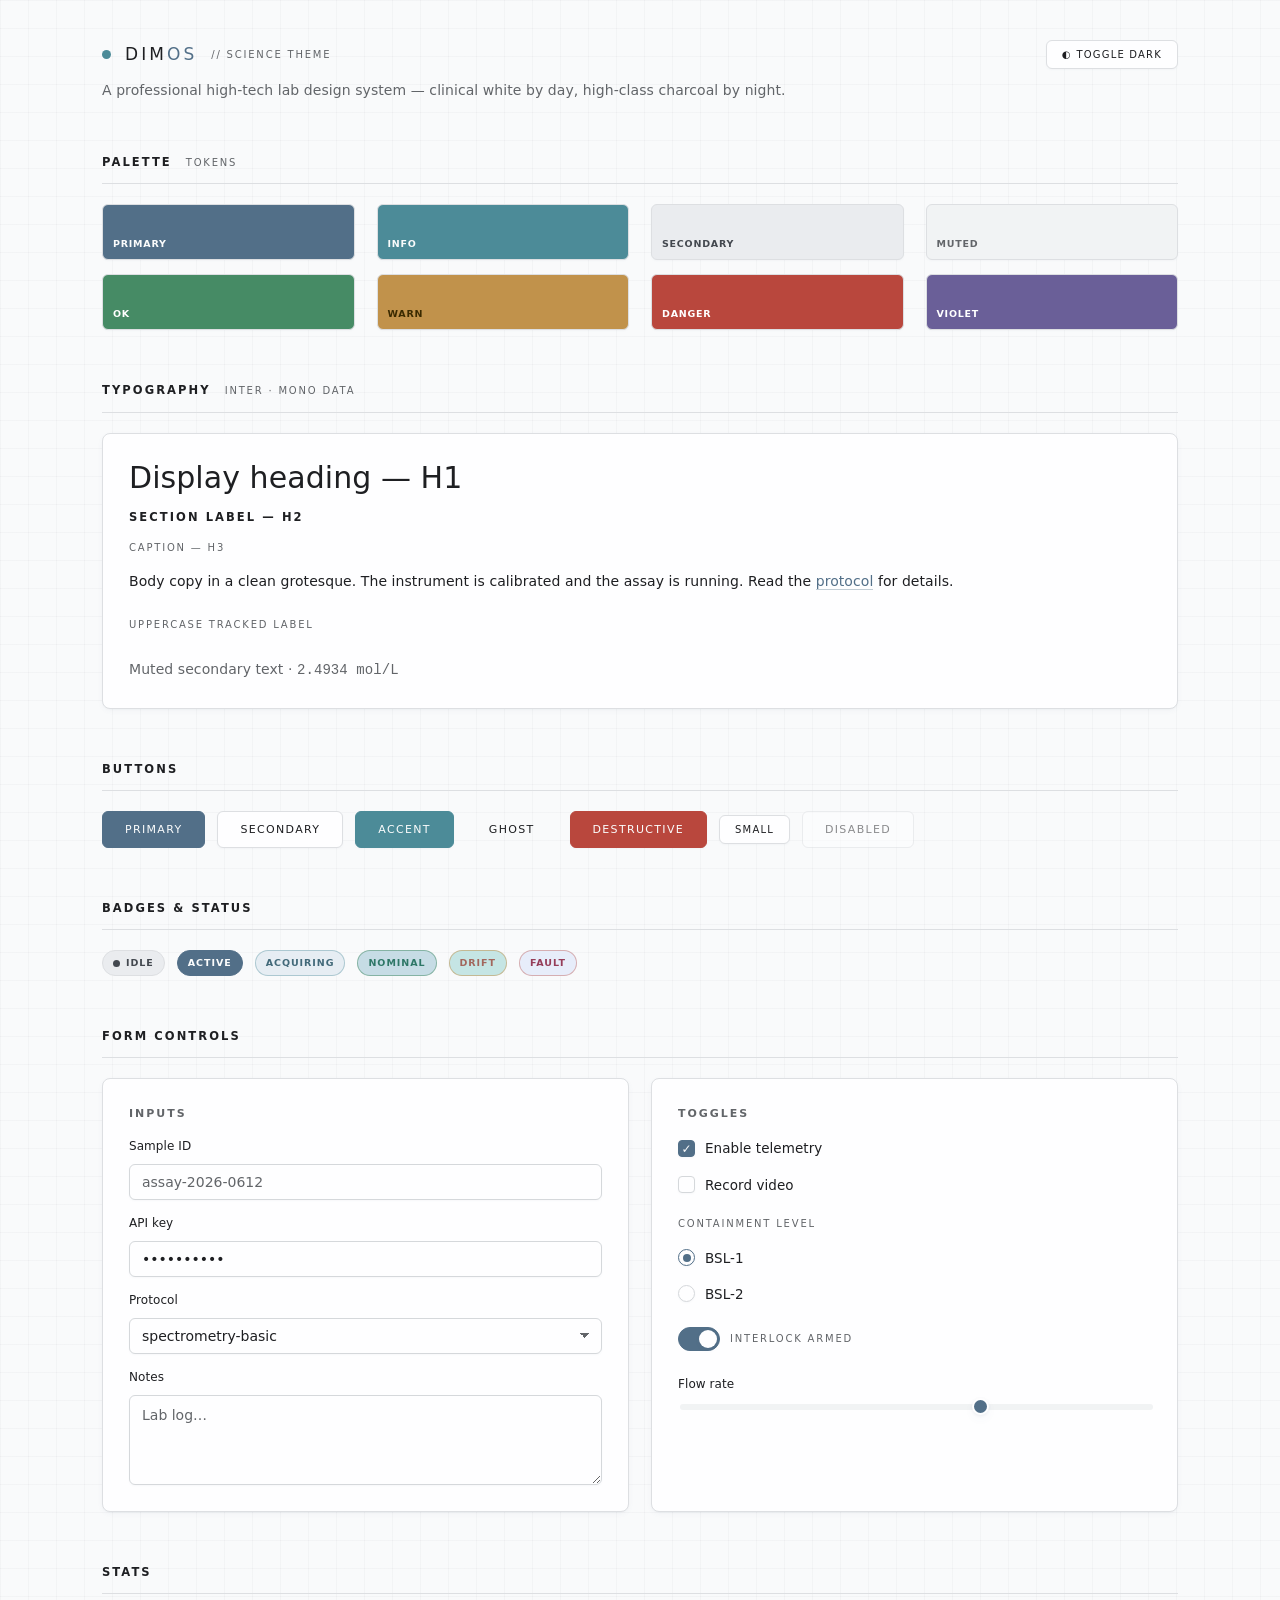
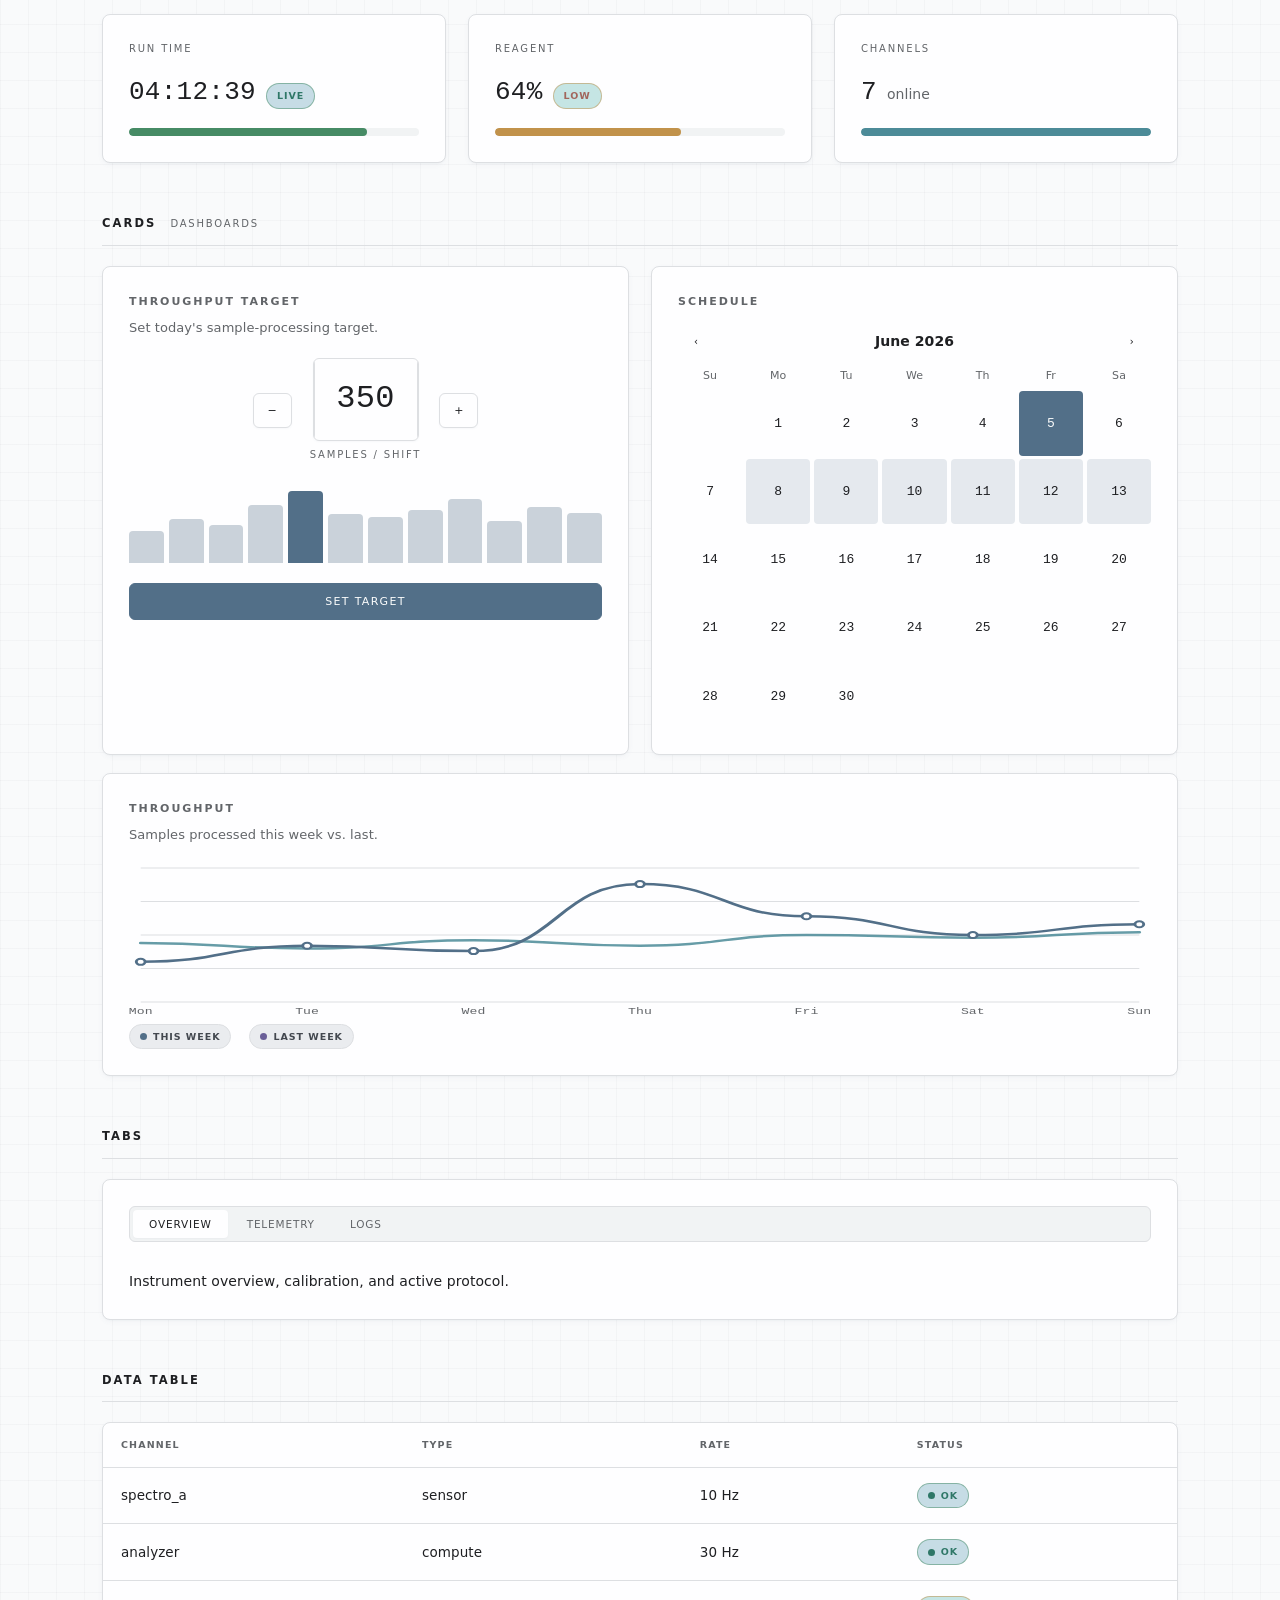
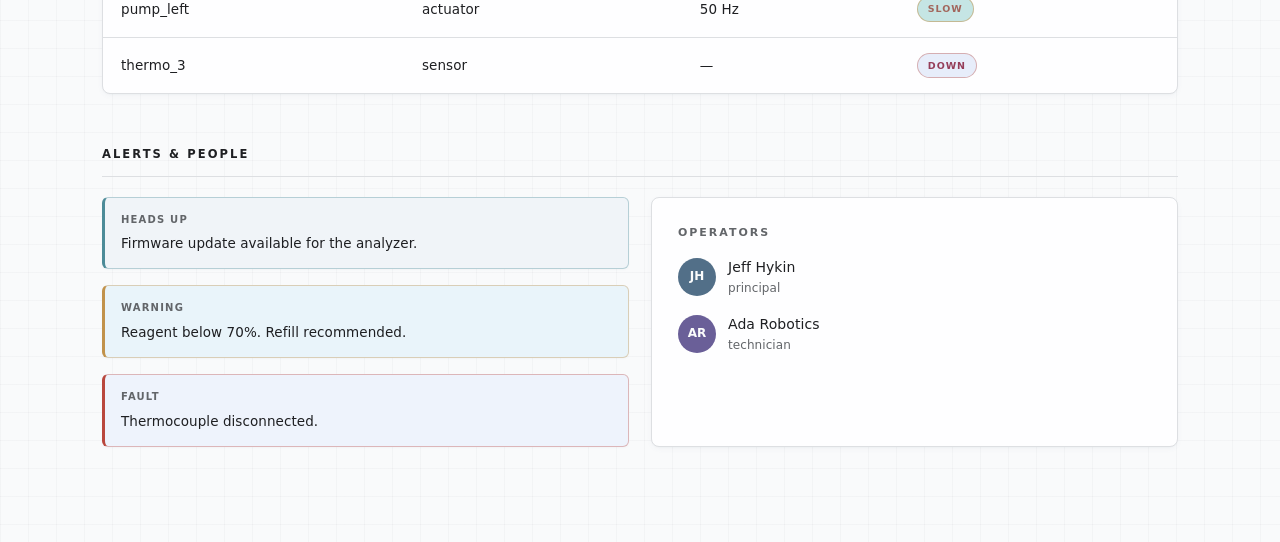
<file: doc/index.html>
<!doctype html>
<!--
  DimOS theme preview — "Science" variant.
  A professional high-tech lab design system: mostly white in light mode,
  high-class charcoal in dark mode. Toggle with the button top-right (or load
  with #dark). Everything is styled purely by ./theme.css.
-->
<html lang="en">
<head>
<meta charset="utf-8" />
<meta name="viewport" content="width=device-width, initial-scale=1" />
<title>DimOS · Science Theme</title>
<link rel="stylesheet" href="./theme.css" />
<style>
  /* page-local layout only — no component styling lives here */
  .wrap { max-width: 1140px; margin: 0 auto; padding: 40px 32px 96px; }
  .topbar { display: flex; align-items: center; gap: 14px; margin-bottom: 10px; }
  .topbar .spacer { flex: 1; }
  .grid { display: grid; gap: 22px; }
  .grid.two { grid-template-columns: 1fr 1fr; }
  .grid.three { grid-template-columns: repeat(3, 1fr); }
  .row { display: flex; flex-wrap: wrap; gap: 12px; align-items: center; }
  .stack { display: flex; flex-direction: column; gap: 16px; }
  section { margin-top: 52px; }
  .section-head { display: flex; align-items: baseline; gap: 14px; margin-bottom: 20px; border-bottom: 1px solid var(--border); padding-bottom: 12px; }
  .swatch { height: 56px; border-radius: var(--radius); border: 1px solid var(--border); display: flex; align-items: flex-end; padding: 8px 10px; font-size: 9.5px; font-weight: 600; letter-spacing: 0.08em; text-transform: uppercase; box-shadow: var(--shadow-2xs); }
  .stat { font-family: var(--mono); font-size: 26px; font-weight: 300; color: var(--fg); font-variant-numeric: tabular-nums; letter-spacing: 0.01em; }
  .stat-row { display: flex; align-items: baseline; gap: 10px; }
  .brand { font-size: 17px; font-weight: 500; letter-spacing: 0.18em; text-transform: uppercase; color: var(--fg); }
  .brand .mark { color: var(--primary); }
  @media (max-width: 820px) { .grid.two, .grid.three { grid-template-columns: 1fr; } }
</style>
</head>
<body class="science">
<div class="wrap">

  <div class="topbar">
    <span class="dim-live-dot"></span>
    <span class="brand">Dim<span class="mark">OS</span></span>
    <span class="dim-h3">// science theme</span>
    <span class="spacer"></span>
    <button class="dim-btn sm" id="themeToggle">◐ Toggle dark</button>
  </div>
  <p class="dim-muted" style="margin:0">A professional high-tech lab design system — clinical white by day, high-class charcoal by night.</p>

  <!-- ── Colors ─────────────────────────────────────────── -->
  <section>
    <div class="section-head"><h2 class="dim-h2">Palette</h2><span class="dim-h3">tokens</span></div>
    <div class="grid" style="grid-template-columns:repeat(4,1fr)">
      <div class="swatch" style="background:var(--primary);color:var(--primary-fg)">primary</div>
      <div class="swatch" style="background:var(--info);color:var(--primary-fg)">info</div>
      <div class="swatch" style="background:var(--secondary);color:var(--secondary-fg)">secondary</div>
      <div class="swatch" style="background:var(--muted);color:var(--muted-fg)">muted</div>
    </div>
    <div class="grid" style="grid-template-columns:repeat(4,1fr);margin-top:14px">
      <div class="swatch" style="background:var(--ok);color:white">ok</div>
      <div class="swatch" style="background:var(--warn);color:#3a2a00">warn</div>
      <div class="swatch" style="background:var(--danger);color:white">danger</div>
      <div class="swatch" style="background:var(--violet);color:white">violet</div>
    </div>
  </section>

  <!-- ── Typography ─────────────────────────────────────── -->
  <section>
    <div class="section-head"><h2 class="dim-h2">Typography</h2><span class="dim-h3">Inter · mono data</span></div>
    <div class="dim-card">
      <h1 class="dim-h1">Display heading — H1</h1>
      <h2 class="dim-h2">Section label — H2</h2>
      <h3 class="dim-h3">Caption — H3</h3>
      <p style="margin:0">Body copy in a clean grotesque. The instrument is calibrated and the assay is running.
        Read the <a href="#" class="dim-link">protocol</a> for details.</p>
      <p class="dim-label">Uppercase tracked label</p>
      <p class="dim-muted" style="margin:0">Muted secondary text · <span class="dim-mono">2.4934 mol/L</span></p>
    </div>
  </section>

  <!-- ── Buttons ────────────────────────────────────────── -->
  <section>
    <div class="section-head"><h2 class="dim-h2">Buttons</h2></div>
    <div class="row">
      <button class="dim-btn primary">Primary</button>
      <button class="dim-btn">Secondary</button>
      <button class="dim-btn accent">Accent</button>
      <button class="dim-btn ghost">Ghost</button>
      <button class="dim-btn danger">Destructive</button>
      <button class="dim-btn sm">Small</button>
      <button class="dim-btn" disabled>Disabled</button>
    </div>
  </section>

  <!-- ── Badges + status ────────────────────────────────── -->
  <section>
    <div class="section-head"><h2 class="dim-h2">Badges &amp; Status</h2></div>
    <div class="row">
      <span class="dim-badge"><span class="dot"></span>Idle</span>
      <span class="dim-badge solid">Active</span>
      <span class="dim-badge info">Acquiring</span>
      <span class="dim-badge ok">Nominal</span>
      <span class="dim-badge warn">Drift</span>
      <span class="dim-badge danger">Fault</span>
    </div>
  </section>

  <!-- ── Form fields ────────────────────────────────────── -->
  <section>
    <div class="section-head"><h2 class="dim-h2">Form Controls</h2></div>
    <div class="grid two">
      <div class="dim-card">
        <div class="dim-card-title">Inputs</div>
        <div class="dim-field"><label>Sample ID</label><input class="dim-input" placeholder="assay-2026-0612" /></div>
        <div class="dim-field"><label>API key</label><input class="dim-input" type="password" value="••••••••••" /></div>
        <div class="dim-field"><label>Protocol</label>
          <select class="dim-select"><option>spectrometry-basic</option><option>titration-auto</option><option>sim-playground</option></select>
        </div>
        <div class="dim-field"><label>Notes</label><textarea class="dim-textarea" placeholder="Lab log…"></textarea></div>
      </div>
      <div class="dim-card">
        <div class="dim-card-title">Toggles</div>
        <label class="dim-check"><input type="checkbox" checked /><span class="box"></span>Enable telemetry</label>
        <label class="dim-check"><input type="checkbox" /><span class="box"></span>Record video</label>
        <div class="dim-label" style="margin-top:6px">Containment level</div>
        <label class="dim-check"><input type="radio" name="sec" checked /><span class="ring"></span>BSL-1</label>
        <label class="dim-check"><input type="radio" name="sec" /><span class="ring"></span>BSL-2</label>
        <label class="dim-switch" style="margin-top:8px"><input type="checkbox" checked /><span class="track"></span><span class="dim-label">Interlock armed</span></label>
        <div class="dim-field" style="margin-top:10px"><label>Flow rate</label><input class="dim-range" type="range" min="0" max="100" value="64" /></div>
      </div>
    </div>
  </section>

  <!-- ── Stat cards + progress ──────────────────────────── -->
  <section>
    <div class="section-head"><h2 class="dim-h2">Stats</h2></div>
    <div class="grid three">
      <div class="dim-card">
        <div class="dim-label">Run time</div>
        <div class="stat-row"><span class="stat">04:12:39</span><span class="dim-badge ok">live</span></div>
        <div class="dim-progress ok"><span style="width:82%"></span></div>
      </div>
      <div class="dim-card">
        <div class="dim-label">Reagent</div>
        <div class="stat-row"><span class="stat">64%</span><span class="dim-badge warn">low</span></div>
        <div class="dim-progress warn"><span style="width:64%"></span></div>
      </div>
      <div class="dim-card">
        <div class="dim-label">Channels</div>
        <div class="stat-row"><span class="stat">7</span><span class="dim-muted">online</span></div>
        <div class="dim-progress info"><span style="width:100%"></span></div>
      </div>
    </div>
  </section>

  <!-- ── Cards: goal stepper + calendar + charts ────────── -->
  <section>
    <div class="section-head"><h2 class="dim-h2">Cards</h2><span class="dim-h3">dashboards</span></div>
    <div class="grid two">
      <div class="dim-card">
        <div class="dim-card-title">Throughput Target</div>
        <div class="dim-card-desc">Set today's sample-processing target.</div>
        <div class="row" style="justify-content:center;gap:18px;margin:6px 0">
          <button class="dim-btn icon" id="goalDown">−</button>
          <div style="text-align:center">
            <div class="dim-stepper"><span class="val" id="goalVal">350</span></div>
            <div class="dim-h3" style="margin-top:6px">samples / shift</div>
          </div>
          <button class="dim-btn icon" id="goalUp">+</button>
        </div>
        <div class="dim-bars" id="goalBars"></div>
        <button class="dim-btn primary" style="margin-top:6px">Set Target</button>
      </div>

      <div class="dim-card">
        <div class="dim-card-title">Schedule</div>
        <div class="dim-cal">
          <div class="dim-cal-head"><span class="dim-btn ghost sm">‹</span><span class="mo">June 2026</span><span class="dim-btn ghost sm">›</span></div>
          <div class="dim-cal-grid" id="cal">
            <span class="dow">Su</span><span class="dow">Mo</span><span class="dow">Tu</span><span class="dow">We</span><span class="dow">Th</span><span class="dow">Fr</span><span class="dow">Sa</span>
          </div>
        </div>
      </div>
    </div>

    <div class="dim-card" style="margin-top:18px">
      <div class="dim-card-title">Throughput</div>
      <div class="dim-card-desc">Samples processed this week vs. last.</div>
      <svg class="dim-chart" id="chart" viewBox="0 0 700 150" preserveAspectRatio="none" aria-hidden="true"></svg>
      <div class="row" style="gap:18px;font-size:11px">
        <span class="dim-badge"><span class="dot" style="background:var(--primary)"></span>This week</span>
        <span class="dim-badge"><span class="dot" style="background:var(--violet)"></span>Last week</span>
      </div>
    </div>
  </section>

  <!-- ── Tabs ───────────────────────────────────────────── -->
  <section>
    <div class="section-head"><h2 class="dim-h2">Tabs</h2></div>
    <div class="dim-card">
      <div class="dim-tabs" id="tabs">
        <button class="dim-tab" aria-selected="true" data-tab="t1">Overview</button>
        <button class="dim-tab" aria-selected="false" data-tab="t2">Telemetry</button>
        <button class="dim-tab" aria-selected="false" data-tab="t3">Logs</button>
      </div>
      <div data-panel="t1" style="margin-top:14px">Instrument overview, calibration, and active protocol.</div>
      <div data-panel="t2" hidden style="margin-top:14px">Live sensor telemetry stream.</div>
      <div data-panel="t3" hidden style="margin-top:14px">Session log output, newest last.</div>
    </div>
  </section>

  <!-- ── Table ──────────────────────────────────────────── -->
  <section>
    <div class="section-head"><h2 class="dim-h2">Data Table</h2></div>
    <div class="dim-card" style="padding:0;overflow:hidden">
      <table class="dim-table">
        <thead><tr><th>Channel</th><th>Type</th><th>Rate</th><th>Status</th></tr></thead>
        <tbody>
          <tr><td>spectro_a</td><td>sensor</td><td>10 Hz</td><td><span class="dim-badge ok"><span class="dot"></span>ok</span></td></tr>
          <tr><td>analyzer</td><td>compute</td><td>30 Hz</td><td><span class="dim-badge ok"><span class="dot"></span>ok</span></td></tr>
          <tr><td>pump_left</td><td>actuator</td><td>50 Hz</td><td><span class="dim-badge warn">slow</span></td></tr>
          <tr><td>thermo_3</td><td>sensor</td><td>—</td><td><span class="dim-badge danger">down</span></td></tr>
        </tbody>
      </table>
    </div>
  </section>

  <!-- ── Alerts + avatars ───────────────────────────────── -->
  <section>
    <div class="section-head"><h2 class="dim-h2">Alerts &amp; People</h2></div>
    <div class="grid two">
      <div class="stack">
        <div class="dim-alert info"><div><div class="dim-alert-title">Heads up</div>Firmware update available for the analyzer.</div></div>
        <div class="dim-alert warn"><div><div class="dim-alert-title">Warning</div>Reagent below 70%. Refill recommended.</div></div>
        <div class="dim-alert danger"><div><div class="dim-alert-title">Fault</div>Thermocouple disconnected.</div></div>
      </div>
      <div class="dim-card">
        <div class="dim-card-title">Operators</div>
        <div class="row" style="gap:12px"><span class="dim-avatar">JH</span><div><div>Jeff Hykin</div><div class="dim-muted" style="font-size:12px">principal</div></div></div>
        <div class="row" style="gap:12px"><span class="dim-avatar violet">AR</span><div><div>Ada Robotics</div><div class="dim-muted" style="font-size:12px">technician</div></div></div>
      </div>
    </div>
  </section>

</div>

<script>
  // ── light/dark toggle (also honors #dark on load) ──
  const body = document.body
  if (location.hash === "#dark") { body.classList.add("dark") }
  document.getElementById("themeToggle").onclick = () => body.classList.toggle("dark")

  // ── goal stepper + bar chart ──
  const bars = [40, 55, 48, 72, 90, 61, 58, 66, 80, 52, 70, 63]
  const goalBars = document.getElementById("goalBars")
  goalBars.innerHTML = bars.map((h, i) =>
    `<span class="bar ${i === 4 ? "hot" : ""}" style="height:${h}%"></span>`).join("")
  let goal = 350
  const goalVal = document.getElementById("goalVal")
  const step = (d) => { goal = Math.max(0, goal + d); goalVal.textContent = goal }
  document.getElementById("goalUp").onclick = () => step(10)
  document.getElementById("goalDown").onclick = () => step(-10)

  // ── calendar (June 2026 starts on a Monday) ──
  const cal = document.getElementById("cal")
  const firstDow = 1, days = 30, sel = 5, range = [8, 13]
  for (let i = 0; i < firstDow; i++) { cal.insertAdjacentHTML("beforeend", `<span class="day muted"></span>`) }
  for (let d = 1; d <= days; d++) {
    const cls = d === sel ? "sel" : (d >= range[0] && d <= range[1] ? "range" : "")
    cal.insertAdjacentHTML("beforeend", `<button class="day ${cls}">${d}</button>`)
  }
  cal.addEventListener("click", (e) => {
    const day = e.target.closest(".day:not(.muted)")
    if (!day) { return }
    for (const d of cal.querySelectorAll(".day")) { d.classList.remove("sel") }
    day.classList.add("sel")
  })

  // ── line chart (two smooth series over a faint grid) ──
  const W = 700, H = 150, pad = 8
  const mk = (n) => document.createElementNS("http://www.w3.org/2000/svg", n)
  const path = (pts) => {
    const xs = (i) => pad + (i * (W - 2 * pad)) / (pts.length - 1)
    const ys = (v) => H - pad - (v / 100) * (H - 2 * pad)
    let d = `M ${xs(0)} ${ys(pts[0])}`
    for (let i = 1; i < pts.length; i++) {
      const x0 = xs(i - 1), x1 = xs(i), cx = (x0 + x1) / 2
      d += ` C ${cx} ${ys(pts[i - 1])} ${cx} ${ys(pts[i])} ${x1} ${ys(pts[i])}`
    }
    return d
  }
  const svg = document.getElementById("chart")
  const grid = mk("g"); grid.setAttribute("class", "grid")
  for (let i = 0; i <= 4; i++) {
    const y = pad + (i * (H - 2 * pad)) / 4
    const l = mk("line"); l.setAttribute("x1", pad); l.setAttribute("x2", W - pad); l.setAttribute("y1", y); l.setAttribute("y2", y)
    grid.appendChild(l)
  }
  svg.appendChild(grid)
  const seriesA = [30, 42, 38, 88, 64, 50, 58]
  const seriesB = [44, 40, 46, 42, 50, 48, 52]
  for (const [pts, cls] of [[seriesB, "b"], [seriesA, "a"]]) {
    const p = mk("path"); p.setAttribute("class", `series ${cls}`); p.setAttribute("d", path(pts)); svg.appendChild(p)
  }
  seriesA.forEach((v, i) => {
    const c = mk("circle"); c.setAttribute("class", "node")
    c.setAttribute("cx", pad + (i * (W - 2 * pad)) / (seriesA.length - 1))
    c.setAttribute("cy", H - pad - (v / 100) * (H - 2 * pad)); c.setAttribute("r", 3); svg.appendChild(c)
  })
  ;["Mon", "Tue", "Wed", "Thu", "Fri", "Sat", "Sun"].forEach((lbl, i) => {
    const t = mk("text"); t.setAttribute("class", "axis"); t.setAttribute("text-anchor", "middle")
    t.setAttribute("x", pad + (i * (W - 2 * pad)) / 6); t.setAttribute("y", H + 4); t.textContent = lbl; svg.appendChild(t)
  })

  // tabs
  const tabs = document.getElementById("tabs")
  tabs.addEventListener("click", (e) => {
    const btn = e.target.closest(".dim-tab")
    if (!btn) { return }
    for (const t of tabs.querySelectorAll(".dim-tab")) {
      t.setAttribute("aria-selected", String(t === btn))
    }
    const id = btn.dataset.tab
    for (const p of document.querySelectorAll("[data-panel]")) {
      p.hidden = p.dataset.panel !== id
    }
  })
</script>
</body>
</html>
</file>
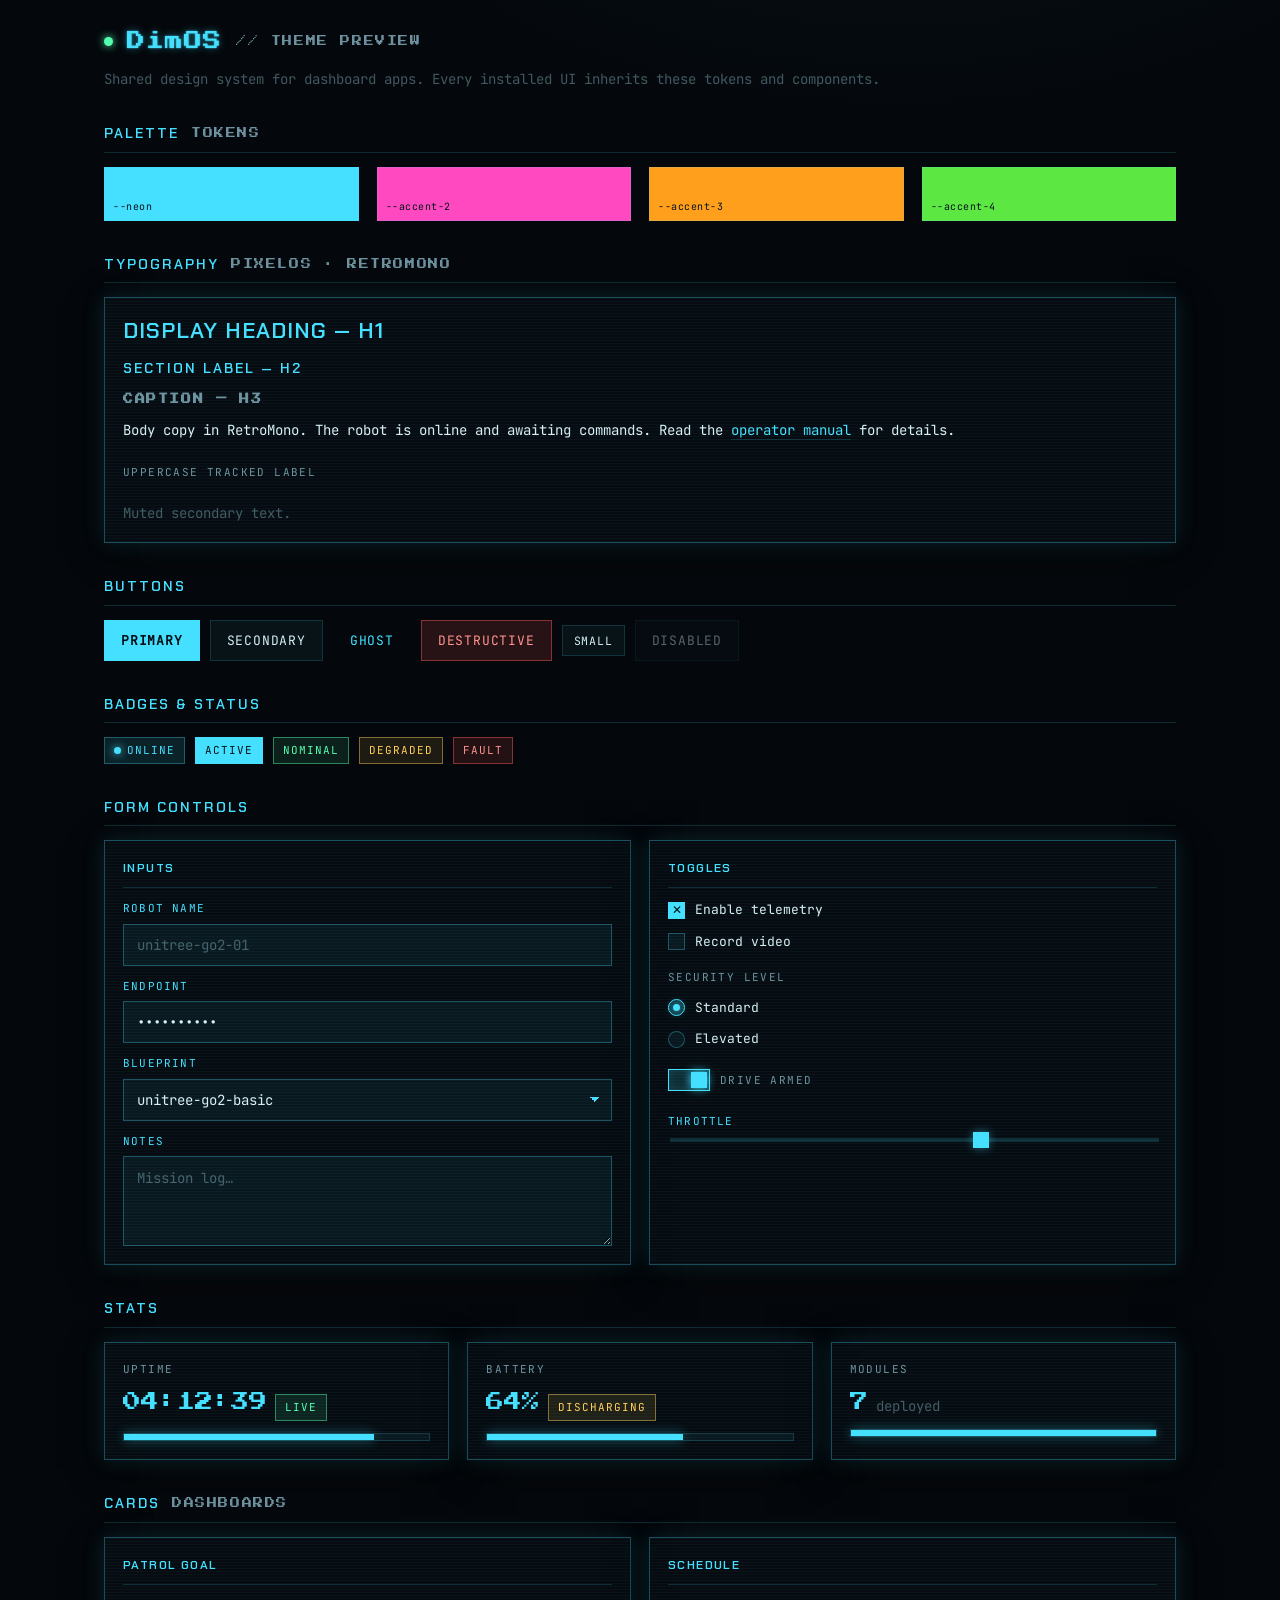
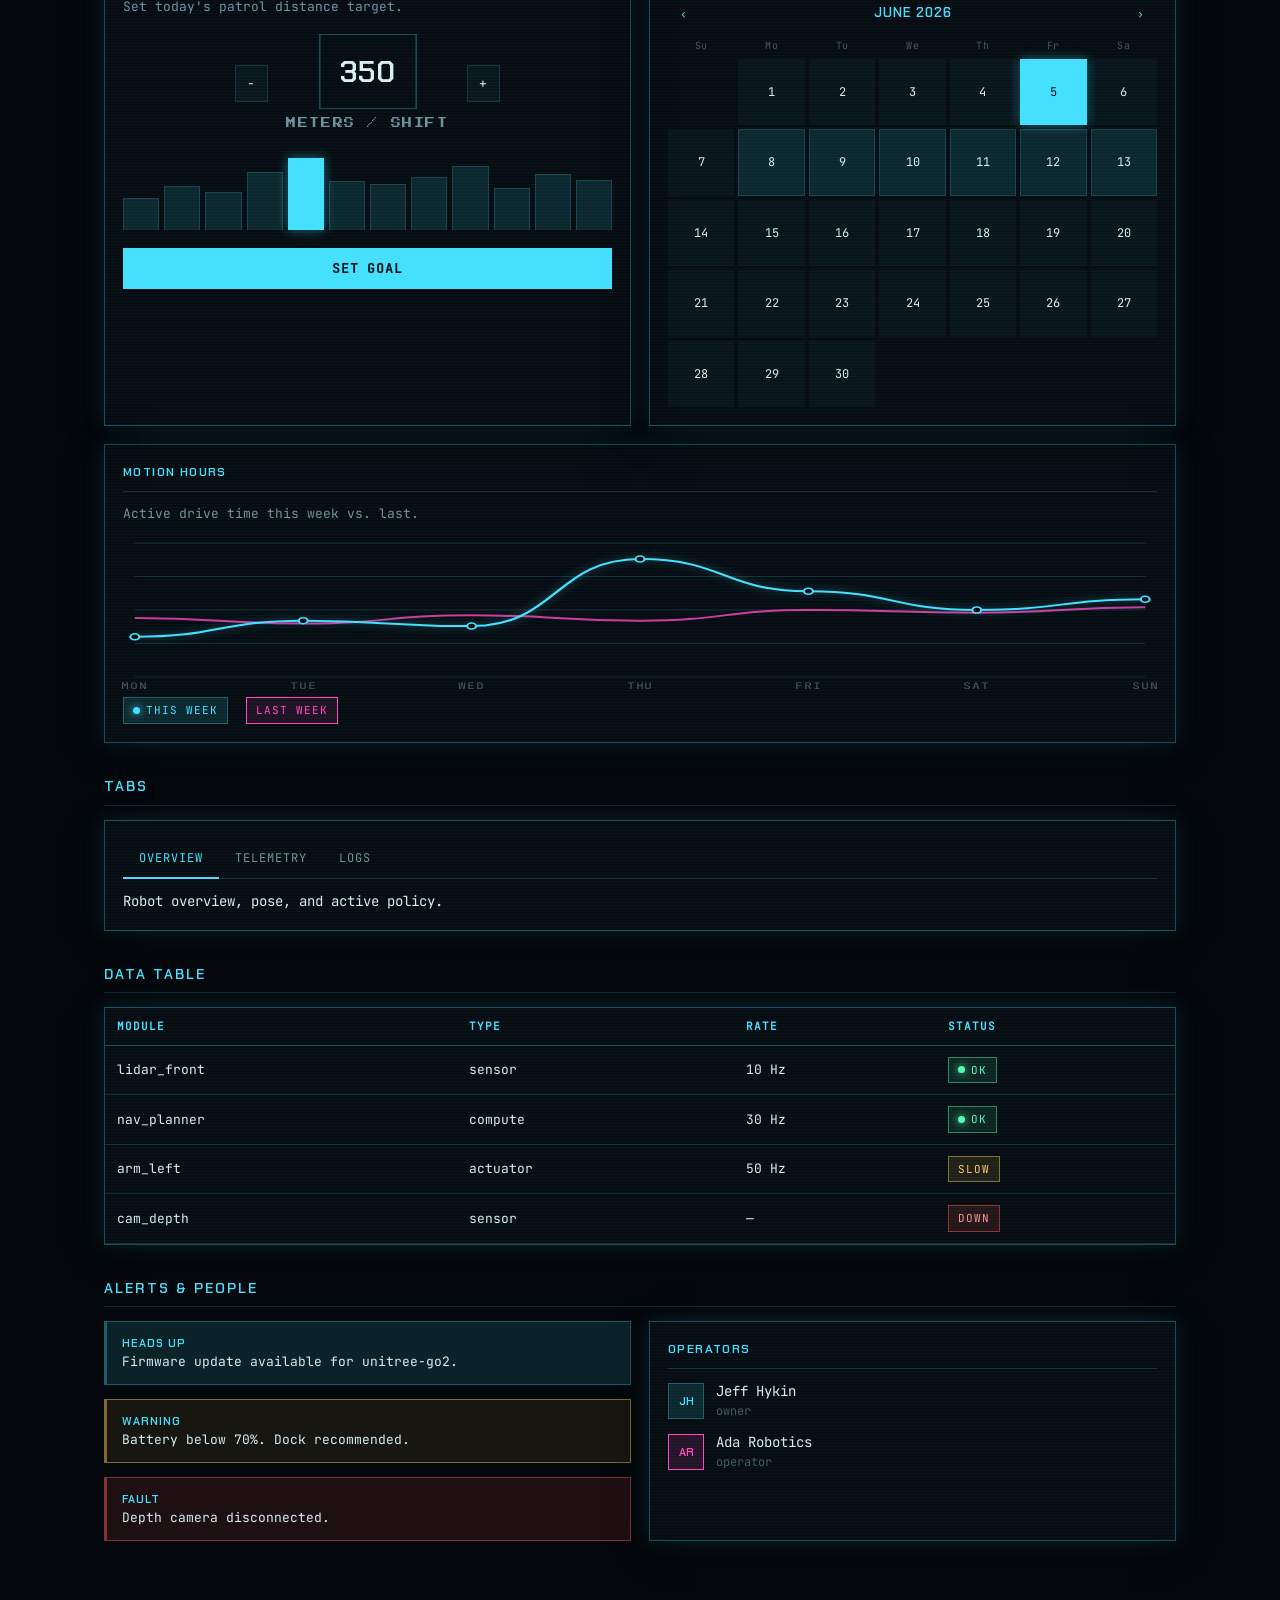
<file: docs/index.html>
<!doctype html>
<!--
  DimOS theme preview — a living styleguide for the dashboard design system.
  Same component coverage as a shadcn/tweakcn preview, reskinned retro-futuristic.
  Everything here is styled purely by /assets/theme.css; this page only arranges it.
-->
<html lang="en">
<head>
<meta charset="utf-8" />
<meta name="viewport" content="width=device-width, initial-scale=1" />
<title>DimOS · Theme</title>
<link rel="stylesheet" href="./fonts.css" />
<link rel="stylesheet" href="./theme.css" />
<style>
  /* page-local layout only — no component styling lives here */
  .wrap { max-width: 1120px; margin: 0 auto; padding: 28px 24px 80px; }
  .topbar { display: flex; align-items: center; gap: 14px; margin-bottom: 8px; }
  .topbar .sub { color: var(--label); font-size: 13px; }
  .grid { display: grid; gap: 18px; }
  .grid.two { grid-template-columns: 1fr 1fr; }
  .grid.three { grid-template-columns: repeat(3, 1fr); }
  .row { display: flex; flex-wrap: wrap; gap: 10px; align-items: center; }
  .stack { display: flex; flex-direction: column; gap: 14px; }
  section { margin-top: 34px; }
  .section-head { display: flex; align-items: baseline; gap: 12px; margin-bottom: 14px; border-bottom: 1px solid var(--line-soft); padding-bottom: 8px; }
  .swatch { height: 54px; border: 1px solid var(--line-soft); display: flex; align-items: flex-end; padding: 6px 8px; font-size: 10px; letter-spacing: 0.5px; color: #02121a; }
  .stat { font-family: var(--pixel); font-size: 18px; color: var(--neon); }
  .stat-row { display: flex; align-items: baseline; gap: 8px; }
  /* the DimOS wordmark — blocky pixel logo with a periodic glitch/blip */
  .brand {
    position: relative; font-family: var(--pixel); font-size: 18px; color: var(--neon);
    letter-spacing: 1px; white-space: nowrap;
    text-shadow: 0 0 8px rgba(69,224,255,.45), 0 0 2px rgba(69,224,255,.8);
    animation: brand-flicker 6s steps(1) infinite;
  }
  /* two offset duplicates do the RGB-style glitch slicing */
  .brand::before, .brand::after {
    content: attr(data-text); position: absolute; left: 0; top: 0;
    font-family: inherit; pointer-events: none; opacity: 0;
  }
  .brand::before { color: #b8fffb; animation: glitch-a 6s steps(1) infinite; }
  .brand::after  { color: #0b8fa0; animation: glitch-b 6s steps(1) infinite; }
  @keyframes brand-flicker {
    0%, 90%, 100% { opacity: 1; }
    91% { opacity: .35; } 92% { opacity: 1; } 95% { opacity: .55; } 96% { opacity: 1; }
  }
  @keyframes glitch-a {
    0%, 89%, 100% { opacity: 0; transform: translate(0,0); clip-path: inset(0 0 100% 0); }
    90% { opacity: .9; transform: translate(-2px,-1px); clip-path: inset(0 0 62% 0); }
    93% { opacity: .9; transform: translate(2px,1px);  clip-path: inset(45% 0 25% 0); }
    96% { opacity: .9; transform: translate(-1px,0);   clip-path: inset(75% 0 8% 0); }
    97% { opacity: 0; }
  }
  @keyframes glitch-b {
    0%, 89%, 100% { opacity: 0; transform: translate(0,0); clip-path: inset(0 0 100% 0); }
    91% { opacity: .85; transform: translate(2px,1px);  clip-path: inset(20% 0 55% 0); }
    94% { opacity: .85; transform: translate(-2px,-1px); clip-path: inset(60% 0 18% 0); }
    96% { opacity: .85; transform: translate(1px,0);     clip-path: inset(10% 0 78% 0); }
    97% { opacity: 0; }
  }
  @media (max-width: 820px) { .grid.two, .grid.three { grid-template-columns: 1fr; } }
</style>
</head>
<body class="dimos">
<div class="wrap">

  <div class="topbar">
    <span class="dim-live-dot"></span>
    <span class="brand" data-text="DimOS">DimOS</span>
    <span class="dim-h3">// theme preview</span>
  </div>
  <p class="sub dim-muted">Shared design system for dashboard apps. Every installed UI inherits these tokens and components.</p>

  <!-- ── Colors ─────────────────────────────────────────── -->
  <section>
    <div class="section-head"><h2 class="dim-h2">Palette</h2><span class="dim-h3">tokens</span></div>
    <div class="grid" style="grid-template-columns:repeat(4,1fr)">
      <div class="swatch" style="background:var(--neon)">--neon</div>
      <div class="swatch" style="background:var(--accent-2)">--accent-2</div>
      <div class="swatch" style="background:var(--accent-3)">--accent-3</div>
      <div class="swatch" style="background:var(--accent-4)">--accent-4</div>
    </div>
  </section>

  <!-- ── Typography ─────────────────────────────────────── -->
  <section>
    <div class="section-head"><h2 class="dim-h2">Typography</h2><span class="dim-h3">PixelOS · RetroMono</span></div>
    <div class="dim-card">
      <h1 class="dim-h1">Display heading — H1</h1>
      <h2 class="dim-h2">Section label — H2</h2>
      <h3 class="dim-h3">Caption — H3</h3>
      <p style="margin:0">Body copy in <span class="dim-mono">RetroMono</span>. The robot is online and awaiting commands.
        Read the <a href="#" class="dim-link">operator manual</a> for details.</p>
      <p class="dim-label">Uppercase tracked label</p>
      <p class="dim-muted" style="margin:0">Muted secondary text.</p>
    </div>
  </section>

  <!-- ── Buttons ────────────────────────────────────────── -->
  <section>
    <div class="section-head"><h2 class="dim-h2">Buttons</h2></div>
    <div class="row">
      <button class="dim-btn primary">Primary</button>
      <button class="dim-btn">Secondary</button>
      <button class="dim-btn ghost">Ghost</button>
      <button class="dim-btn danger">Destructive</button>
      <button class="dim-btn sm">Small</button>
      <button class="dim-btn" disabled>Disabled</button>
    </div>
  </section>

  <!-- ── Badges + status ────────────────────────────────── -->
  <section>
    <div class="section-head"><h2 class="dim-h2">Badges &amp; Status</h2></div>
    <div class="row">
      <span class="dim-badge"><span class="dot"></span>Online</span>
      <span class="dim-badge solid">Active</span>
      <span class="dim-badge ok">Nominal</span>
      <span class="dim-badge warn">Degraded</span>
      <span class="dim-badge danger">Fault</span>
    </div>
  </section>

  <!-- ── Form fields ────────────────────────────────────── -->
  <section>
    <div class="section-head"><h2 class="dim-h2">Form Controls</h2></div>
    <div class="grid two">
      <div class="dim-card">
        <div class="dim-card-title">Inputs</div>
        <div class="dim-field"><label>Robot name</label><input class="dim-input" placeholder="unitree-go2-01" /></div>
        <div class="dim-field"><label>Endpoint</label><input class="dim-input" type="password" value="••••••••••" /></div>
        <div class="dim-field"><label>Blueprint</label>
          <select class="dim-select"><option>unitree-go2-basic</option><option>g1-manipulation</option><option>sim-playground</option></select>
        </div>
        <div class="dim-field"><label>Notes</label><textarea class="dim-textarea" placeholder="Mission log…"></textarea></div>
      </div>
      <div class="dim-card">
        <div class="dim-card-title">Toggles</div>
        <label class="dim-check"><input type="checkbox" checked /><span class="box"></span>Enable telemetry</label>
        <label class="dim-check"><input type="checkbox" /><span class="box"></span>Record video</label>
        <div class="dim-label" style="margin-top:6px">Security level</div>
        <label class="dim-check"><input type="radio" name="sec" checked /><span class="ring"></span>Standard</label>
        <label class="dim-check"><input type="radio" name="sec" /><span class="ring"></span>Elevated</label>
        <label class="dim-switch" style="margin-top:8px"><input type="checkbox" checked /><span class="track"></span><span class="dim-label">Drive armed</span></label>
        <div class="dim-field" style="margin-top:10px"><label>Throttle</label><input class="dim-range" type="range" min="0" max="100" value="64" /></div>
      </div>
    </div>
  </section>

  <!-- ── Stat cards + progress ──────────────────────────── -->
  <section>
    <div class="section-head"><h2 class="dim-h2">Stats</h2></div>
    <div class="grid three">
      <div class="dim-card">
        <div class="dim-label">Uptime</div>
        <div class="stat-row"><span class="stat">04:12:39</span><span class="dim-badge ok">live</span></div>
        <div class="dim-progress"><span style="width:82%"></span></div>
      </div>
      <div class="dim-card">
        <div class="dim-label">Battery</div>
        <div class="stat-row"><span class="stat">64%</span><span class="dim-badge warn">discharging</span></div>
        <div class="dim-progress"><span style="width:64%"></span></div>
      </div>
      <div class="dim-card">
        <div class="dim-label">Modules</div>
        <div class="stat-row"><span class="stat">7</span><span class="dim-muted">deployed</span></div>
        <div class="dim-progress"><span style="width:100%"></span></div>
      </div>
    </div>
  </section>

  <!-- ── Cards: goal stepper + calendar + charts ────────── -->
  <section>
    <div class="section-head"><h2 class="dim-h2">Cards</h2><span class="dim-h3">dashboards</span></div>
    <div class="grid two">
      <div class="dim-card">
        <div class="dim-card-title">Patrol Goal</div>
        <div class="dim-card-desc">Set today's patrol distance target.</div>
        <div class="row" style="justify-content:center;gap:18px;margin:6px 0">
          <button class="dim-btn icon" id="goalDown">−</button>
          <div style="text-align:center">
            <div class="dim-stepper"><span class="val" id="goalVal">350</span></div>
            <div class="dim-h3" style="margin-top:6px">meters / shift</div>
          </div>
          <button class="dim-btn icon" id="goalUp">+</button>
        </div>
        <div class="dim-bars" id="goalBars"></div>
        <button class="dim-btn primary" style="margin-top:6px">Set Goal</button>
      </div>

      <div class="dim-card">
        <div class="dim-card-title">Schedule</div>
        <div class="dim-cal">
          <div class="dim-cal-head"><span class="dim-btn ghost sm">‹</span><span class="mo">June 2026</span><span class="dim-btn ghost sm">›</span></div>
          <div class="dim-cal-grid" id="cal">
            <span class="dow">Su</span><span class="dow">Mo</span><span class="dow">Tu</span><span class="dow">We</span><span class="dow">Th</span><span class="dow">Fr</span><span class="dow">Sa</span>
          </div>
        </div>
      </div>
    </div>

    <div class="dim-card" style="margin-top:18px">
      <div class="dim-card-title">Motion Hours</div>
      <div class="dim-card-desc">Active drive time this week vs. last.</div>
      <svg class="dim-chart" id="chart" viewBox="0 0 700 150" preserveAspectRatio="none" aria-hidden="true"></svg>
      <div class="row" style="gap:18px;font-size:11px">
        <span class="dim-badge"><span class="dot"></span>This week</span>
        <span class="dim-badge" style="color:var(--accent-2);border-color:var(--accent-2);background:rgba(255,73,192,.1)">Last week</span>
      </div>
    </div>
  </section>

  <!-- ── Tabs ───────────────────────────────────────────── -->
  <section>
    <div class="section-head"><h2 class="dim-h2">Tabs</h2></div>
    <div class="dim-card">
      <div class="dim-tabs" id="tabs">
        <button class="dim-tab" aria-selected="true" data-tab="t1">Overview</button>
        <button class="dim-tab" aria-selected="false" data-tab="t2">Telemetry</button>
        <button class="dim-tab" aria-selected="false" data-tab="t3">Logs</button>
      </div>
      <div data-panel="t1">Robot overview, pose, and active policy.</div>
      <div data-panel="t2" hidden>Live sensor telemetry stream.</div>
      <div data-panel="t3" hidden>Session log output, newest last.</div>
    </div>
  </section>

  <!-- ── Table ──────────────────────────────────────────── -->
  <section>
    <div class="section-head"><h2 class="dim-h2">Data Table</h2></div>
    <div class="dim-card" style="padding:0">
      <table class="dim-table">
        <thead><tr><th>Module</th><th>Type</th><th>Rate</th><th>Status</th></tr></thead>
        <tbody>
          <tr><td>lidar_front</td><td>sensor</td><td>10 Hz</td><td><span class="dim-badge ok"><span class="dot"></span>ok</span></td></tr>
          <tr><td>nav_planner</td><td>compute</td><td>30 Hz</td><td><span class="dim-badge ok"><span class="dot"></span>ok</span></td></tr>
          <tr><td>arm_left</td><td>actuator</td><td>50 Hz</td><td><span class="dim-badge warn">slow</span></td></tr>
          <tr><td>cam_depth</td><td>sensor</td><td>—</td><td><span class="dim-badge danger">down</span></td></tr>
        </tbody>
      </table>
    </div>
  </section>

  <!-- ── Alerts + avatars ───────────────────────────────── -->
  <section>
    <div class="section-head"><h2 class="dim-h2">Alerts &amp; People</h2></div>
    <div class="grid two">
      <div class="stack">
        <div class="dim-alert"><div><div class="dim-alert-title">Heads up</div>Firmware update available for unitree-go2.</div></div>
        <div class="dim-alert warn"><div><div class="dim-alert-title">Warning</div>Battery below 70%. Dock recommended.</div></div>
        <div class="dim-alert danger"><div><div class="dim-alert-title">Fault</div>Depth camera disconnected.</div></div>
      </div>
      <div class="dim-card">
        <div class="dim-card-title">Operators</div>
        <div class="row" style="gap:12px"><span class="dim-avatar">JH</span><div><div>Jeff Hykin</div><div class="dim-muted" style="font-size:12px">owner</div></div></div>
        <div class="row" style="gap:12px"><span class="dim-avatar" style="color:var(--accent-2);border-color:var(--accent-2);background:rgba(255,73,192,.12)">AR</span><div><div>Ada Robotics</div><div class="dim-muted" style="font-size:12px">operator</div></div></div>
      </div>
    </div>
  </section>

</div>

<script>
  // ── goal stepper + bar chart ──
  const bars = [40, 55, 48, 72, 90, 61, 58, 66, 80, 52, 70, 63]
  const goalBars = document.getElementById("goalBars")
  goalBars.innerHTML = bars.map((h, i) =>
    `<span class="bar ${i === 4 ? "hot" : ""}" style="height:${h}%"></span>`).join("")
  let goal = 350
  const goalVal = document.getElementById("goalVal")
  const step = (d) => { goal = Math.max(0, goal + d); goalVal.textContent = goal }
  document.getElementById("goalUp").onclick = () => step(10)
  document.getElementById("goalDown").onclick = () => step(-10)

  // ── calendar (June 2026 starts on a Monday) ──
  const cal = document.getElementById("cal")
  const firstDow = 1, days = 30, sel = 5, range = [8, 13]
  for (let i = 0; i < firstDow; i++) { cal.insertAdjacentHTML("beforeend", `<span class="day muted"></span>`) }
  for (let d = 1; d <= days; d++) {
    const cls = d === sel ? "sel" : (d >= range[0] && d <= range[1] ? "range" : "")
    cal.insertAdjacentHTML("beforeend", `<button class="day ${cls}">${d}</button>`)
  }
  cal.addEventListener("click", (e) => {
    const day = e.target.closest(".day:not(.muted)")
    if (!day) { return }
    for (const d of cal.querySelectorAll(".day")) { d.classList.remove("sel") }
    day.classList.add("sel")
  })

  // ── line chart (two smooth series over a faint grid) ──
  const W = 700, H = 150, pad = 8
  const mk = (n) => document.createElementNS("http://www.w3.org/2000/svg", n)
  const path = (pts) => {
    const xs = (i) => pad + (i * (W - 2 * pad)) / (pts.length - 1)
    const ys = (v) => H - pad - (v / 100) * (H - 2 * pad)
    let d = `M ${xs(0)} ${ys(pts[0])}`
    for (let i = 1; i < pts.length; i++) {
      const x0 = xs(i - 1), x1 = xs(i), cx = (x0 + x1) / 2
      d += ` C ${cx} ${ys(pts[i - 1])} ${cx} ${ys(pts[i])} ${x1} ${ys(pts[i])}`
    }
    return d
  }
  const svg = document.getElementById("chart")
  const grid = mk("g"); grid.setAttribute("class", "grid")
  for (let i = 0; i <= 4; i++) {
    const y = pad + (i * (H - 2 * pad)) / 4
    const l = mk("line"); l.setAttribute("x1", pad); l.setAttribute("x2", W - pad); l.setAttribute("y1", y); l.setAttribute("y2", y)
    grid.appendChild(l)
  }
  svg.appendChild(grid)
  const seriesA = [30, 42, 38, 88, 64, 50, 58]
  const seriesB = [44, 40, 46, 42, 50, 48, 52]
  for (const [pts, cls] of [[seriesB, "b"], [seriesA, "a"]]) {
    const p = mk("path"); p.setAttribute("class", `series ${cls}`); p.setAttribute("d", path(pts)); svg.appendChild(p)
  }
  seriesA.forEach((v, i) => {
    const c = mk("circle"); c.setAttribute("class", "node")
    c.setAttribute("cx", pad + (i * (W - 2 * pad)) / (seriesA.length - 1))
    c.setAttribute("cy", H - pad - (v / 100) * (H - 2 * pad)); c.setAttribute("r", 3); svg.appendChild(c)
  })
  ;["Mon", "Tue", "Wed", "Thu", "Fri", "Sat", "Sun"].forEach((lbl, i) => {
    const t = mk("text"); t.setAttribute("class", "axis"); t.setAttribute("text-anchor", "middle")
    t.setAttribute("x", pad + (i * (W - 2 * pad)) / 6); t.setAttribute("y", H + 4); t.textContent = lbl; svg.appendChild(t)
  })

  // tabs — the only interactivity needed to demo the design system
  const tabs = document.getElementById("tabs")
  tabs.addEventListener("click", (e) => {
    const btn = e.target.closest(".dim-tab")
    if (!btn) { return }
    for (const t of tabs.querySelectorAll(".dim-tab")) {
      t.setAttribute("aria-selected", String(t === btn))
    }
    const id = btn.dataset.tab
    for (const p of document.querySelectorAll("[data-panel]")) {
      p.hidden = p.dataset.panel !== id
    }
  })
</script>
</body>
</html>
</file>
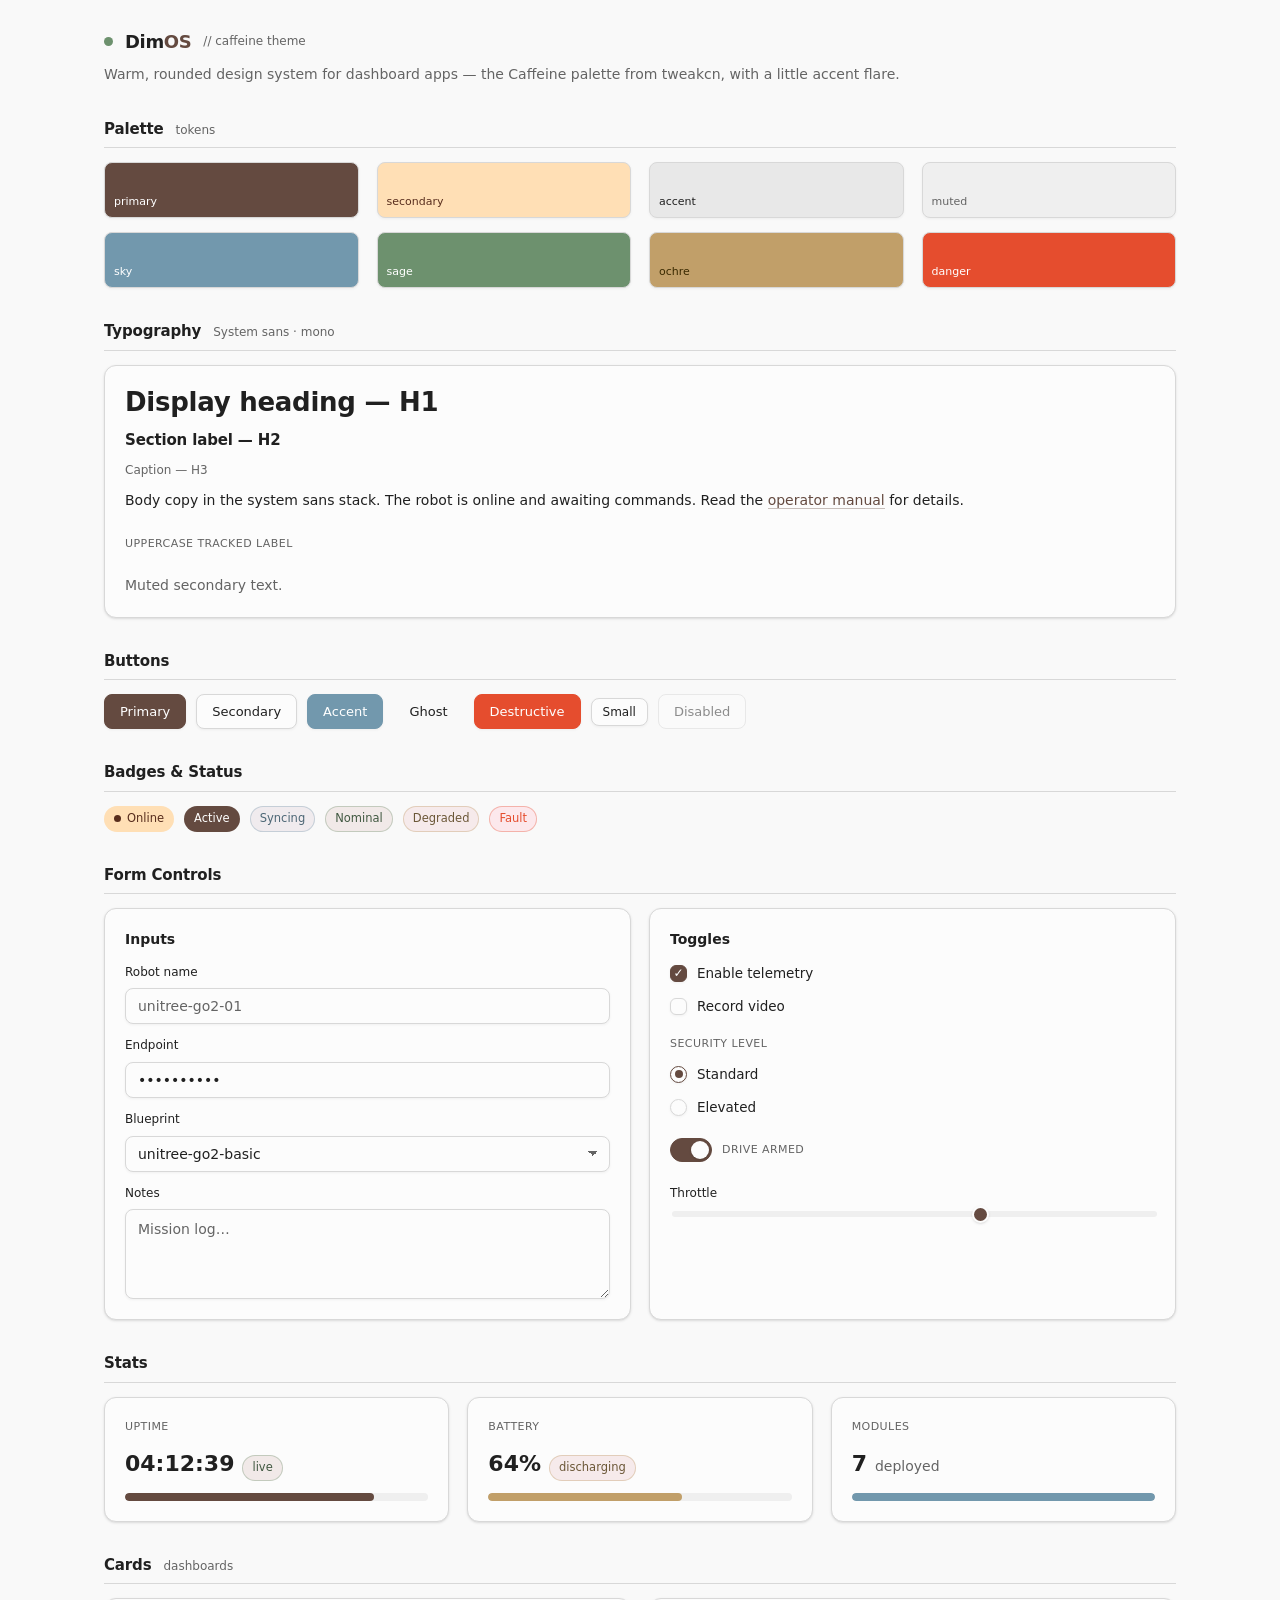
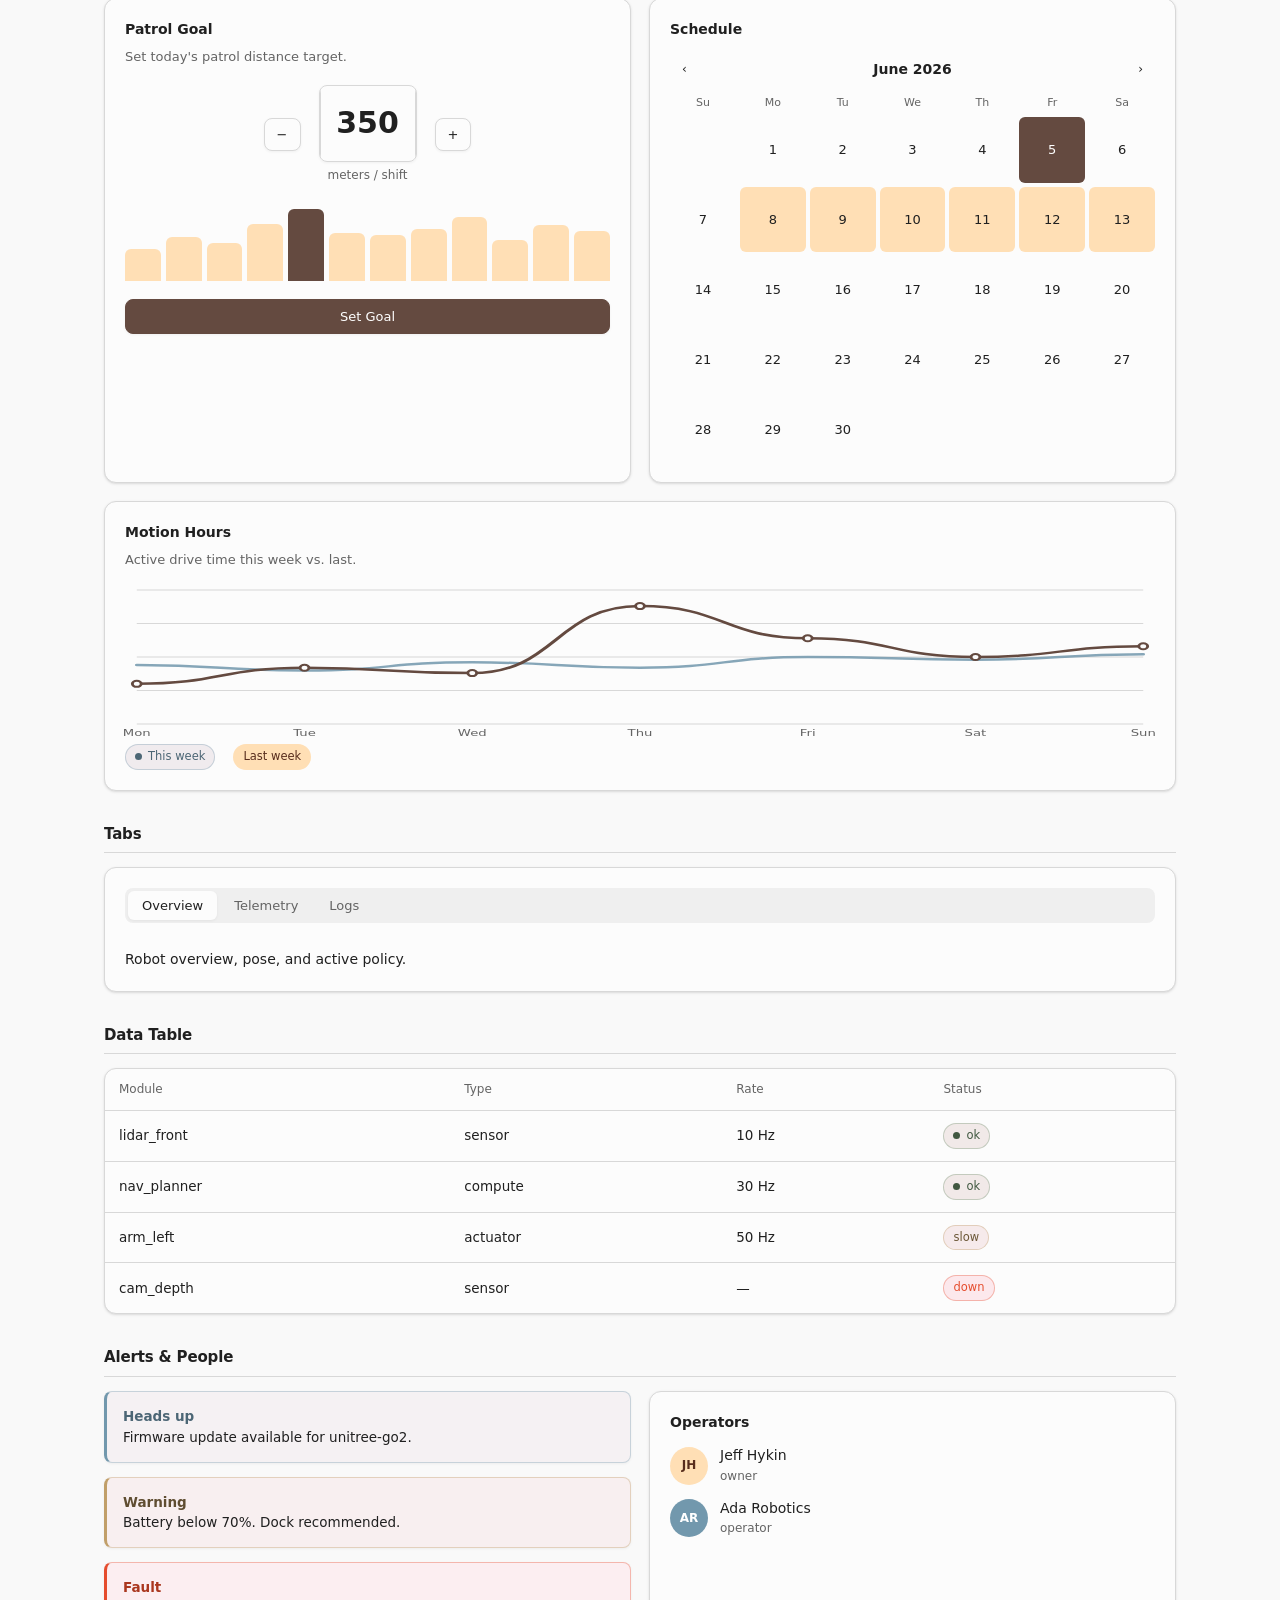
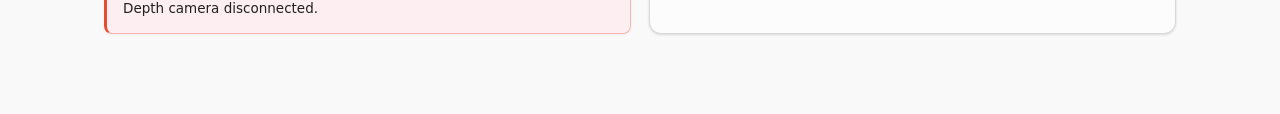
<file: themes/caffeine/index.html>
<!doctype html>
<!--
  DimOS theme preview — "Caffeine" variant.
  Same component coverage as the retro preview, restyled with the Caffeine
  palette from tweakcn (warm neutrals, rounded corners, soft shadows) plus a
  few subtle accent colors so it isn't all brown.
  Everything here is styled purely by ./theme.css; this page only arranges it.
-->
<html lang="en">
<head>
<meta charset="utf-8" />
<meta name="viewport" content="width=device-width, initial-scale=1" />
<title>DimOS · Caffeine Theme</title>
<link rel="stylesheet" href="./theme.css" />
<style>
  /* page-local layout only — no component styling lives here */
  .wrap { max-width: 1120px; margin: 0 auto; padding: 28px 24px 80px; }
  .topbar { display: flex; align-items: center; gap: 12px; margin-bottom: 8px; }
  .grid { display: grid; gap: 18px; }
  .grid.two { grid-template-columns: 1fr 1fr; }
  .grid.three { grid-template-columns: repeat(3, 1fr); }
  .row { display: flex; flex-wrap: wrap; gap: 10px; align-items: center; }
  .stack { display: flex; flex-direction: column; gap: 14px; }
  section { margin-top: 34px; }
  .section-head { display: flex; align-items: baseline; gap: 12px; margin-bottom: 14px; border-bottom: 1px solid var(--border); padding-bottom: 8px; }
  .swatch { height: 56px; border-radius: var(--radius); border: 1px solid var(--border); display: flex; align-items: flex-end; padding: 7px 9px; font-size: 11px; font-weight: 500; box-shadow: var(--shadow-2xs); }
  .stat { font-size: 22px; font-weight: 700; color: var(--fg); }
  .stat-row { display: flex; align-items: baseline; gap: 8px; }
  .brand { font-size: 18px; font-weight: 700; letter-spacing: -0.02em; color: var(--fg); }
  .brand .dot-mark { color: var(--primary); }
  @media (max-width: 820px) { .grid.two, .grid.three { grid-template-columns: 1fr; } }
</style>
</head>
<body class="caffeine">
<div class="wrap">

  <div class="topbar">
    <span class="dim-live-dot"></span>
    <span class="brand">Dim<span class="dot-mark">OS</span></span>
    <span class="dim-h3">// caffeine theme</span>
  </div>
  <p class="dim-muted" style="margin:0">Warm, rounded design system for dashboard apps — the Caffeine palette from tweakcn, with a little accent flare.</p>

  <!-- ── Colors ─────────────────────────────────────────── -->
  <section>
    <div class="section-head"><h2 class="dim-h2">Palette</h2><span class="dim-h3">tokens</span></div>
    <div class="grid" style="grid-template-columns:repeat(4,1fr)">
      <div class="swatch" style="background:var(--primary);color:var(--primary-fg)">primary</div>
      <div class="swatch" style="background:var(--secondary);color:var(--secondary-fg)">secondary</div>
      <div class="swatch" style="background:var(--accent);color:var(--accent-fg)">accent</div>
      <div class="swatch" style="background:var(--muted);color:var(--muted-fg)">muted</div>
    </div>
    <div class="grid" style="grid-template-columns:repeat(4,1fr);margin-top:14px">
      <div class="swatch" style="background:var(--info);color:white">sky</div>
      <div class="swatch" style="background:var(--ok);color:white">sage</div>
      <div class="swatch" style="background:var(--warn);color:#3a2a00">ochre</div>
      <div class="swatch" style="background:var(--destructive);color:white">danger</div>
    </div>
  </section>

  <!-- ── Typography ─────────────────────────────────────── -->
  <section>
    <div class="section-head"><h2 class="dim-h2">Typography</h2><span class="dim-h3">System sans · mono</span></div>
    <div class="dim-card">
      <h1 class="dim-h1">Display heading — H1</h1>
      <h2 class="dim-h2">Section label — H2</h2>
      <h3 class="dim-h3">Caption — H3</h3>
      <p style="margin:0">Body copy in the system sans stack. The robot is online and awaiting commands.
        Read the <a href="#" class="dim-link">operator manual</a> for details.</p>
      <p class="dim-label">Uppercase tracked label</p>
      <p class="dim-muted" style="margin:0">Muted secondary text.</p>
    </div>
  </section>

  <!-- ── Buttons ────────────────────────────────────────── -->
  <section>
    <div class="section-head"><h2 class="dim-h2">Buttons</h2></div>
    <div class="row">
      <button class="dim-btn primary">Primary</button>
      <button class="dim-btn">Secondary</button>
      <button class="dim-btn accent">Accent</button>
      <button class="dim-btn ghost">Ghost</button>
      <button class="dim-btn danger">Destructive</button>
      <button class="dim-btn sm">Small</button>
      <button class="dim-btn" disabled>Disabled</button>
    </div>
  </section>

  <!-- ── Badges + status ────────────────────────────────── -->
  <section>
    <div class="section-head"><h2 class="dim-h2">Badges &amp; Status</h2></div>
    <div class="row">
      <span class="dim-badge"><span class="dot"></span>Online</span>
      <span class="dim-badge solid">Active</span>
      <span class="dim-badge info">Syncing</span>
      <span class="dim-badge ok">Nominal</span>
      <span class="dim-badge warn">Degraded</span>
      <span class="dim-badge danger">Fault</span>
    </div>
  </section>

  <!-- ── Form fields ────────────────────────────────────── -->
  <section>
    <div class="section-head"><h2 class="dim-h2">Form Controls</h2></div>
    <div class="grid two">
      <div class="dim-card">
        <div class="dim-card-title">Inputs</div>
        <div class="dim-field"><label>Robot name</label><input class="dim-input" placeholder="unitree-go2-01" /></div>
        <div class="dim-field"><label>Endpoint</label><input class="dim-input" type="password" value="••••••••••" /></div>
        <div class="dim-field"><label>Blueprint</label>
          <select class="dim-select"><option>unitree-go2-basic</option><option>g1-manipulation</option><option>sim-playground</option></select>
        </div>
        <div class="dim-field"><label>Notes</label><textarea class="dim-textarea" placeholder="Mission log…"></textarea></div>
      </div>
      <div class="dim-card">
        <div class="dim-card-title">Toggles</div>
        <label class="dim-check"><input type="checkbox" checked /><span class="box"></span>Enable telemetry</label>
        <label class="dim-check"><input type="checkbox" /><span class="box"></span>Record video</label>
        <div class="dim-label" style="margin-top:6px">Security level</div>
        <label class="dim-check"><input type="radio" name="sec" checked /><span class="ring"></span>Standard</label>
        <label class="dim-check"><input type="radio" name="sec" /><span class="ring"></span>Elevated</label>
        <label class="dim-switch" style="margin-top:8px"><input type="checkbox" checked /><span class="track"></span><span class="dim-label">Drive armed</span></label>
        <div class="dim-field" style="margin-top:10px"><label>Throttle</label><input class="dim-range" type="range" min="0" max="100" value="64" /></div>
      </div>
    </div>
  </section>

  <!-- ── Stat cards + progress ──────────────────────────── -->
  <section>
    <div class="section-head"><h2 class="dim-h2">Stats</h2></div>
    <div class="grid three">
      <div class="dim-card">
        <div class="dim-label">Uptime</div>
        <div class="stat-row"><span class="stat">04:12:39</span><span class="dim-badge ok">live</span></div>
        <div class="dim-progress"><span style="width:82%"></span></div>
      </div>
      <div class="dim-card">
        <div class="dim-label">Battery</div>
        <div class="stat-row"><span class="stat">64%</span><span class="dim-badge warn">discharging</span></div>
        <div class="dim-progress warn"><span style="width:64%"></span></div>
      </div>
      <div class="dim-card">
        <div class="dim-label">Modules</div>
        <div class="stat-row"><span class="stat">7</span><span class="dim-muted">deployed</span></div>
        <div class="dim-progress info"><span style="width:100%"></span></div>
      </div>
    </div>
  </section>

  <!-- ── Cards: goal stepper + calendar + charts ────────── -->
  <section>
    <div class="section-head"><h2 class="dim-h2">Cards</h2><span class="dim-h3">dashboards</span></div>
    <div class="grid two">
      <div class="dim-card">
        <div class="dim-card-title">Patrol Goal</div>
        <div class="dim-card-desc">Set today's patrol distance target.</div>
        <div class="row" style="justify-content:center;gap:18px;margin:6px 0">
          <button class="dim-btn icon" id="goalDown">−</button>
          <div style="text-align:center">
            <div class="dim-stepper"><span class="val" id="goalVal">350</span></div>
            <div class="dim-h3" style="margin-top:6px">meters / shift</div>
          </div>
          <button class="dim-btn icon" id="goalUp">+</button>
        </div>
        <div class="dim-bars" id="goalBars"></div>
        <button class="dim-btn primary" style="margin-top:6px">Set Goal</button>
      </div>

      <div class="dim-card">
        <div class="dim-card-title">Schedule</div>
        <div class="dim-cal">
          <div class="dim-cal-head"><span class="dim-btn ghost sm">‹</span><span class="mo">June 2026</span><span class="dim-btn ghost sm">›</span></div>
          <div class="dim-cal-grid" id="cal">
            <span class="dow">Su</span><span class="dow">Mo</span><span class="dow">Tu</span><span class="dow">We</span><span class="dow">Th</span><span class="dow">Fr</span><span class="dow">Sa</span>
          </div>
        </div>
      </div>
    </div>

    <div class="dim-card" style="margin-top:18px">
      <div class="dim-card-title">Motion Hours</div>
      <div class="dim-card-desc">Active drive time this week vs. last.</div>
      <svg class="dim-chart" id="chart" viewBox="0 0 700 150" preserveAspectRatio="none" aria-hidden="true"></svg>
      <div class="row" style="gap:18px;font-size:11px">
        <span class="dim-badge info"><span class="dot"></span>This week</span>
        <span class="dim-badge">Last week</span>
      </div>
    </div>
  </section>

  <!-- ── Tabs ───────────────────────────────────────────── -->
  <section>
    <div class="section-head"><h2 class="dim-h2">Tabs</h2></div>
    <div class="dim-card">
      <div class="dim-tabs" id="tabs">
        <button class="dim-tab" aria-selected="true" data-tab="t1">Overview</button>
        <button class="dim-tab" aria-selected="false" data-tab="t2">Telemetry</button>
        <button class="dim-tab" aria-selected="false" data-tab="t3">Logs</button>
      </div>
      <div data-panel="t1" style="margin-top:14px">Robot overview, pose, and active policy.</div>
      <div data-panel="t2" hidden style="margin-top:14px">Live sensor telemetry stream.</div>
      <div data-panel="t3" hidden style="margin-top:14px">Session log output, newest last.</div>
    </div>
  </section>

  <!-- ── Table ──────────────────────────────────────────── -->
  <section>
    <div class="section-head"><h2 class="dim-h2">Data Table</h2></div>
    <div class="dim-card" style="padding:0;overflow:hidden">
      <table class="dim-table">
        <thead><tr><th>Module</th><th>Type</th><th>Rate</th><th>Status</th></tr></thead>
        <tbody>
          <tr><td>lidar_front</td><td>sensor</td><td>10 Hz</td><td><span class="dim-badge ok"><span class="dot"></span>ok</span></td></tr>
          <tr><td>nav_planner</td><td>compute</td><td>30 Hz</td><td><span class="dim-badge ok"><span class="dot"></span>ok</span></td></tr>
          <tr><td>arm_left</td><td>actuator</td><td>50 Hz</td><td><span class="dim-badge warn">slow</span></td></tr>
          <tr><td>cam_depth</td><td>sensor</td><td>—</td><td><span class="dim-badge danger">down</span></td></tr>
        </tbody>
      </table>
    </div>
  </section>

  <!-- ── Alerts + avatars ───────────────────────────────── -->
  <section>
    <div class="section-head"><h2 class="dim-h2">Alerts &amp; People</h2></div>
    <div class="grid two">
      <div class="stack">
        <div class="dim-alert info"><div><div class="dim-alert-title">Heads up</div>Firmware update available for unitree-go2.</div></div>
        <div class="dim-alert warn"><div><div class="dim-alert-title">Warning</div>Battery below 70%. Dock recommended.</div></div>
        <div class="dim-alert danger"><div><div class="dim-alert-title">Fault</div>Depth camera disconnected.</div></div>
      </div>
      <div class="dim-card">
        <div class="dim-card-title">Operators</div>
        <div class="row" style="gap:12px"><span class="dim-avatar">JH</span><div><div>Jeff Hykin</div><div class="dim-muted" style="font-size:12px">owner</div></div></div>
        <div class="row" style="gap:12px"><span class="dim-avatar sky">AR</span><div><div>Ada Robotics</div><div class="dim-muted" style="font-size:12px">operator</div></div></div>
      </div>
    </div>
  </section>

</div>

<script>
  // ── goal stepper + bar chart ──
  const bars = [40, 55, 48, 72, 90, 61, 58, 66, 80, 52, 70, 63]
  const goalBars = document.getElementById("goalBars")
  goalBars.innerHTML = bars.map((h, i) =>
    `<span class="bar ${i === 4 ? "hot" : ""}" style="height:${h}%"></span>`).join("")
  let goal = 350
  const goalVal = document.getElementById("goalVal")
  const step = (d) => { goal = Math.max(0, goal + d); goalVal.textContent = goal }
  document.getElementById("goalUp").onclick = () => step(10)
  document.getElementById("goalDown").onclick = () => step(-10)

  // ── calendar (June 2026 starts on a Monday) ──
  const cal = document.getElementById("cal")
  const firstDow = 1, days = 30, sel = 5, range = [8, 13]
  for (let i = 0; i < firstDow; i++) { cal.insertAdjacentHTML("beforeend", `<span class="day muted"></span>`) }
  for (let d = 1; d <= days; d++) {
    const cls = d === sel ? "sel" : (d >= range[0] && d <= range[1] ? "range" : "")
    cal.insertAdjacentHTML("beforeend", `<button class="day ${cls}">${d}</button>`)
  }
  cal.addEventListener("click", (e) => {
    const day = e.target.closest(".day:not(.muted)")
    if (!day) { return }
    for (const d of cal.querySelectorAll(".day")) { d.classList.remove("sel") }
    day.classList.add("sel")
  })

  // ── line chart (two smooth series over a faint grid) ──
  const W = 700, H = 150, pad = 8
  const mk = (n) => document.createElementNS("http://www.w3.org/2000/svg", n)
  const path = (pts) => {
    const xs = (i) => pad + (i * (W - 2 * pad)) / (pts.length - 1)
    const ys = (v) => H - pad - (v / 100) * (H - 2 * pad)
    let d = `M ${xs(0)} ${ys(pts[0])}`
    for (let i = 1; i < pts.length; i++) {
      const x0 = xs(i - 1), x1 = xs(i), cx = (x0 + x1) / 2
      d += ` C ${cx} ${ys(pts[i - 1])} ${cx} ${ys(pts[i])} ${x1} ${ys(pts[i])}`
    }
    return d
  }
  const svg = document.getElementById("chart")
  const grid = mk("g"); grid.setAttribute("class", "grid")
  for (let i = 0; i <= 4; i++) {
    const y = pad + (i * (H - 2 * pad)) / 4
    const l = mk("line"); l.setAttribute("x1", pad); l.setAttribute("x2", W - pad); l.setAttribute("y1", y); l.setAttribute("y2", y)
    grid.appendChild(l)
  }
  svg.appendChild(grid)
  const seriesA = [30, 42, 38, 88, 64, 50, 58]
  const seriesB = [44, 40, 46, 42, 50, 48, 52]
  for (const [pts, cls] of [[seriesB, "b"], [seriesA, "a"]]) {
    const p = mk("path"); p.setAttribute("class", `series ${cls}`); p.setAttribute("d", path(pts)); svg.appendChild(p)
  }
  seriesA.forEach((v, i) => {
    const c = mk("circle"); c.setAttribute("class", "node")
    c.setAttribute("cx", pad + (i * (W - 2 * pad)) / (seriesA.length - 1))
    c.setAttribute("cy", H - pad - (v / 100) * (H - 2 * pad)); c.setAttribute("r", 3); svg.appendChild(c)
  })
  ;["Mon", "Tue", "Wed", "Thu", "Fri", "Sat", "Sun"].forEach((lbl, i) => {
    const t = mk("text"); t.setAttribute("class", "axis"); t.setAttribute("text-anchor", "middle")
    t.setAttribute("x", pad + (i * (W - 2 * pad)) / 6); t.setAttribute("y", H + 4); t.textContent = lbl; svg.appendChild(t)
  })

  // tabs
  const tabs = document.getElementById("tabs")
  tabs.addEventListener("click", (e) => {
    const btn = e.target.closest(".dim-tab")
    if (!btn) { return }
    for (const t of tabs.querySelectorAll(".dim-tab")) {
      t.setAttribute("aria-selected", String(t === btn))
    }
    const id = btn.dataset.tab
    for (const p of document.querySelectorAll("[data-panel]")) {
      p.hidden = p.dataset.panel !== id
    }
  })
</script>
</body>
</html>
</file>
<file: doc/theme.css>
/*
  DimOS UI theme — "Science" variant.
  A professional, high-tech laboratory design system. Mostly white in light
  mode (clean, clinical, precise) with a high-class deep-charcoal dark mode.

  Same component API as the other themes (.dim-* classes). Light is the
  default; add `dark` to <body class="science"> (or toggle it) for dark mode.
  Every color is a CSS variable — light values on :root, dark overrides on
  body.science.dark — so components never hard-code a color.
*/

:root {
    /* ── neutrals (light · warm pearl showroom) ──
       Warm ivory rather than clinical white — the inside of a luxury cabin
       in daylight: soft, expensive, a faint champagne warmth in every grey. */
    --bg: oklch(0.985 0.0015 250);
    --card: oklch(0.998 0.001 250);
    --fg: oklch(0.24 0.006 262);                /* neutral graphite */
    --muted: oklch(0.963 0.0025 250);
    --muted-fg: oklch(0.505 0.008 258);
    --accent: oklch(0.955 0.004 250);           /* hover surface */
    --accent-fg: oklch(0.24 0.006 262);
    --secondary: oklch(0.943 0.005 252);        /* chip surface */
    --secondary-fg: oklch(0.4 0.014 260);
    --border: oklch(0.903 0.004 254);
    --input: oklch(0.88 0.005 254);

    /* ── signature champagne accent + refined steel for data ── */
    --primary: oklch(0.53 0.052 244);           /* muted steel (silvery, not vivid) */
    --primary-fg: oklch(0.99 0.001 250);
    --info: oklch(0.6 0.068 212);               /* muted cyan, data / live */
    --ok: oklch(0.58 0.092 158);
    --warn: oklch(0.69 0.105 75);               /* amber (status only) */
    --danger: oklch(0.55 0.15 28);
    --danger-fg: oklch(0.99 0.001 250);
    --violet: oklch(0.52 0.09 292);             /* tertiary */
    --ring: oklch(0.53 0.052 244);

    /* ── type — a refined neutral grotesque, the way marque digital clusters set
       text: Helvetica Neue / Neue Haas feel, with system fallbacks ── */
    --sans: "Helvetica Neue", "Inter", ui-sans-serif, system-ui, -apple-system, "Segoe UI",
        Roboto, Arial, sans-serif;
    --mono: ui-monospace, "SF Mono", "JetBrains Mono", SFMono-Regular, Menlo, Consolas, monospace;
    /* tracking scale — luxury sets labels wide and airy */
    --track-label: 0.18em;
    --track-btn: 0.12em;

    /* ── radius — crisp, engineered ── */
    --radius: 0.375rem;
    --radius-sm: calc(var(--radius) - 2px);
    --radius-lg: calc(var(--radius) + 2px);

    /* ── elevation — soft, cool-tinted ── */
    --shadow-2xs: 0 1px 2px 0 oklch(0.5 0.05 260 / 0.04);
    --shadow-xs: 0 1px 2px 0 oklch(0.5 0.05 260 / 0.06);
    --shadow-sm: 0 1px 2px -1px oklch(0.5 0.05 260 / 0.08), 0 2px 6px -1px oklch(0.5 0.05 260 / 0.06);
    --shadow: 0 1px 3px 0 oklch(0.5 0.05 260 / 0.08), 0 4px 12px -2px oklch(0.5 0.05 260 / 0.07);
    --shadow-md: 0 2px 6px -1px oklch(0.5 0.05 260 / 0.1), 0 8px 20px -4px oklch(0.5 0.05 260 / 0.08);
    --shadow-lg: 0 8px 30px -6px oklch(0.5 0.05 260 / 0.12);

    /* faint cool grid behind the page */
    --grid-line: oklch(0.5 0.01 256 / 0.04);
    --ring-soft: oklch(0.53 0.052 244 / 0.25);
    --glow: none;
}

body.science.dark {
    /* ── neutrals (dark · warm obsidian) ──
       A luxury cabin at night: deep, warm near-black with a faint champagne
       undertone (warm hue, very low chroma) instead of a cool blue cast.
       Generous tonal steps so panels read as layered black lacquer. */
    --bg: oklch(0.16 0.004 256);
    --card: oklch(0.2 0.004 256);
    --fg: oklch(0.945 0.003 250);               /* neutral pearl text */
    --muted: oklch(0.238 0.005 256);
    --muted-fg: oklch(0.66 0.006 252);
    --accent: oklch(0.256 0.005 256);
    --accent-fg: oklch(0.945 0.003 250);
    --secondary: oklch(0.262 0.006 256);
    --secondary-fg: oklch(0.86 0.006 250);
    --border: oklch(0.3 0.005 256);
    --input: oklch(0.33 0.005 256);

    /* refined steel/platinum accent + muted cyan for data */
    --primary: oklch(0.75 0.055 244);
    --primary-fg: oklch(0.18 0.008 256);
    --info: oklch(0.74 0.07 206);               /* muted cyan, data / live */
    --ok: oklch(0.75 0.092 158);
    --warn: oklch(0.8 0.1 74);                  /* amber (status only) */
    --danger: oklch(0.64 0.13 28);
    --danger-fg: oklch(0.18 0.008 256);
    --violet: oklch(0.68 0.085 292);
    --ring: oklch(0.75 0.055 244);

    /* deep, soft, neutral elevation — lacquer depth, no colored bloom */
    --shadow-2xs: 0 1px 2px 0 oklch(0 0 0 / 0.45);
    --shadow-xs: 0 1px 2px 0 oklch(0 0 0 / 0.5);
    --shadow-sm: 0 1px 2px -1px oklch(0 0 0 / 0.6), 0 2px 8px -3px oklch(0 0 0 / 0.55);
    --shadow: 0 2px 6px -2px oklch(0 0 0 / 0.6), 0 10px 30px -10px oklch(0 0 0 / 0.65);
    --shadow-md: 0 4px 14px -4px oklch(0 0 0 / 0.65), 0 18px 44px -14px oklch(0 0 0 / 0.65);
    --shadow-lg: 0 18px 52px -14px oklch(0 0 0 / 0.7);

    /* barely-there warm grid + a clean gold hairline ring (no glow) */
    --grid-line: oklch(0.85 0.004 250 / 0.025);
    --ring-soft: oklch(0.75 0.055 244 / 0.28);
    --glow: none;
}

*,
*::before,
*::after { box-sizing: border-box; }

body.science {
    margin: 0;
    color: var(--fg);
    font: 14px/1.65 var(--sans);
    letter-spacing: 0.005em;
    -webkit-font-smoothing: antialiased;
    text-rendering: optimizeLegibility;
    /* faint precision grid — the "lab bench" texture */
    background-color: var(--bg);
    background-image:
        linear-gradient(var(--grid-line) 1px, transparent 1px),
        linear-gradient(90deg, var(--grid-line) 1px, transparent 1px);
    background-size: 28px 28px, 28px 28px;
    transition: background-color 0.2s ease, color 0.2s ease;
}

/* ───────────────────────── typography ───────────────────────── */

.dim-h1,
.dim-h2,
.dim-h3 { margin: 0; color: var(--fg); }
/* display heading — large, light, airy (marque hero type) */
.dim-h1 { font-size: 30px; font-weight: 300; line-height: 1.18; letter-spacing: 0.002em; }
/* section labels — small, uppercase, widely tracked (instrument legend) */
.dim-h2 { font-size: 11.5px; font-weight: 600; line-height: 1.5; letter-spacing: var(--track-label); text-transform: uppercase; }
.dim-h3 { font-size: 10px; font-weight: 500; line-height: 1.6; letter-spacing: var(--track-label); text-transform: uppercase; color: var(--muted-fg); }

.dim-label { font-size: 10px; font-weight: 500; letter-spacing: var(--track-label); text-transform: uppercase; color: var(--muted-fg); }
.dim-muted { color: var(--muted-fg); }
.dim-mono { font-family: var(--mono); }
.dim-link { color: var(--primary); text-decoration: none; font-weight: 500; border-bottom: 1px solid color-mix(in oklch, var(--primary) 35%, transparent); }
.dim-link:hover { border-color: var(--primary); }

/* ───────────────────────── surfaces ──────────────────────────── */

.dim-panel,
.dim-card {
    background: var(--card);
    color: var(--fg);
    border: 1px solid var(--border);
    border-radius: var(--radius-lg);
    box-shadow: var(--shadow-sm);
}
.dim-card { padding: 26px; display: flex; flex-direction: column; gap: 14px; }
.dim-card-title { font-size: 11px; font-weight: 600; letter-spacing: var(--track-label); text-transform: uppercase; color: var(--muted-fg); display: flex; align-items: center; gap: 8px; }
.dim-card-desc { color: var(--muted-fg); font-size: 13px; margin-top: -8px; }

/* ───────────────────────── buttons ──────────────────────────── */

.dim-btn {
    appearance: none;
    cursor: pointer;
    font-family: var(--sans);
    font-size: 11px;
    font-weight: 500;
    letter-spacing: var(--track-btn);
    text-transform: uppercase;
    color: var(--fg);
    background: var(--card);
    border: 1px solid var(--border);
    border-radius: var(--radius);
    padding: 11px 22px;
    box-shadow: var(--shadow-2xs);
    transition: background 0.15s ease, border-color 0.15s ease, box-shadow 0.15s ease, opacity 0.15s ease;
}
.dim-btn:hover { background: var(--accent); border-color: color-mix(in oklch, var(--border) 60%, var(--primary)); }
.dim-btn:active { transform: translateY(0.5px); }
.dim-btn:focus-visible { outline: none; box-shadow: 0 0 0 3px var(--ring-soft); border-color: var(--ring); }
.dim-btn:disabled { opacity: 0.5; cursor: not-allowed; box-shadow: none; }

.dim-btn.primary { color: var(--primary-fg); background: var(--primary); border-color: var(--primary); box-shadow: var(--shadow-2xs), var(--glow); }
.dim-btn.primary:hover { background: color-mix(in oklch, var(--primary) 88%, black); border-color: color-mix(in oklch, var(--primary) 88%, black); }

.dim-btn.accent { color: var(--primary-fg); background: var(--info); border-color: var(--info); }
.dim-btn.accent:hover { background: color-mix(in oklch, var(--info) 88%, black); }

.dim-btn.ghost { background: transparent; border-color: transparent; box-shadow: none; color: var(--fg); }
.dim-btn.ghost:hover { background: var(--accent); }

.dim-btn.danger { color: var(--danger-fg); background: var(--danger); border-color: var(--danger); }
.dim-btn.danger:hover { background: color-mix(in oklch, var(--danger) 88%, black); }

.dim-btn.sm { padding: 8px 15px; font-size: 10px; }
.dim-btn.icon { padding: 10px 14px; letter-spacing: normal; }

/* ───────────────────────── badges ──────────────────────────── */

.dim-badge {
    display: inline-flex;
    align-items: center;
    gap: 6px;
    font-family: var(--sans);
    font-size: 9.5px;
    font-weight: 600;
    letter-spacing: 0.1em;
    text-transform: uppercase;
    padding: 4px 10px;
    border-radius: 999px;
    border: 1px solid var(--border);
    color: var(--secondary-fg);
    background: var(--secondary);
}
.dim-badge.solid { background: var(--primary); color: var(--primary-fg); border-color: var(--primary); }
.dim-badge.info { color: color-mix(in oklch, var(--info) 72%, var(--fg)); border-color: color-mix(in oklch, var(--info) 38%, transparent); background: color-mix(in oklch, var(--info) 14%, var(--card)); }
.dim-badge.ok { color: color-mix(in oklch, var(--ok) 82%, var(--fg)); border-color: color-mix(in oklch, var(--ok) 50%, transparent); background: color-mix(in oklch, var(--ok) 28%, var(--card)); }
.dim-badge.warn { color: color-mix(in oklch, var(--warn) 74%, var(--fg)); border-color: color-mix(in oklch, var(--warn) 52%, transparent); background: color-mix(in oklch, var(--warn) 32%, var(--card)); }
.dim-badge.danger { color: color-mix(in oklch, var(--danger) 80%, var(--fg)); border-color: color-mix(in oklch, var(--danger) 38%, transparent); background: color-mix(in oklch, var(--danger) 12%, var(--card)); }
.dim-badge .dot { width: 7px; height: 7px; border-radius: 50%; background: currentColor; }

/* ───────────────────────── form fields ─────────────────────── */

.dim-field { display: flex; flex-direction: column; gap: 7px; }
.dim-field > label { font-size: 12px; font-weight: 500; color: var(--fg); }

.dim-input,
.dim-textarea,
.dim-select {
    appearance: none;
    font-family: var(--sans);
    font-size: 14px;
    color: var(--fg);
    background: var(--card);
    border: 1px solid var(--input);
    border-radius: var(--radius);
    padding: 9px 12px;
    outline: none;
    width: 100%;
    box-shadow: var(--shadow-2xs);
    transition: border-color 0.15s ease, box-shadow 0.15s ease;
}
.dim-input::placeholder,
.dim-textarea::placeholder { color: var(--muted-fg); }
.dim-input:focus,
.dim-textarea:focus,
.dim-select:focus { border-color: var(--ring); box-shadow: 0 0 0 3px var(--ring-soft); }
.dim-textarea { resize: vertical; min-height: 90px; line-height: 1.5; }
.dim-select {
    cursor: pointer;
    background-image: linear-gradient(45deg, transparent 50%, var(--muted-fg) 50%),
        linear-gradient(135deg, var(--muted-fg) 50%, transparent 50%);
    background-position: right 16px center, right 11px center;
    background-size: 5px 5px, 5px 5px;
    background-repeat: no-repeat;
    padding-right: 34px;
}

/* checkbox + radio */
.dim-check { display: inline-flex; align-items: center; gap: 10px; cursor: pointer; font-size: 13.5px; color: var(--fg); }
.dim-check input { position: absolute; opacity: 0; width: 0; height: 0; }
.dim-check .box,
.dim-check .ring {
    width: 17px; height: 17px;
    border: 1px solid var(--input);
    border-radius: var(--radius-sm);
    background: var(--card);
    display: inline-flex; align-items: center; justify-content: center;
    flex: none;
    box-shadow: var(--shadow-2xs);
    transition: all 0.13s ease;
}
.dim-check .ring { border-radius: 50%; }
.dim-check input:checked + .box { background: var(--primary); border-color: var(--primary); }
.dim-check input:checked + .box::after { content: "✓"; color: var(--primary-fg); font-size: 12px; line-height: 1; }
.dim-check input:checked + .ring { border-color: var(--primary); }
.dim-check input:checked + .ring::after { content: ""; width: 8px; height: 8px; border-radius: 50%; background: var(--primary); }
.dim-check input:focus-visible + .box,
.dim-check input:focus-visible + .ring { box-shadow: 0 0 0 3px var(--ring-soft); border-color: var(--ring); }

/* switch */
.dim-switch { display: inline-flex; align-items: center; gap: 10px; cursor: pointer; }
.dim-switch input { position: absolute; opacity: 0; width: 0; height: 0; }
.dim-switch .track {
    width: 42px; height: 24px;
    border: 1px solid var(--border);
    border-radius: 999px;
    background: var(--muted);
    position: relative;
    transition: all 0.16s ease;
}
.dim-switch .track::after {
    content: ""; position: absolute; top: 2px; left: 2px;
    width: 18px; height: 18px;
    border-radius: 50%;
    background: var(--card);
    box-shadow: var(--shadow-sm);
    transition: all 0.16s ease;
}
.dim-switch input:checked + .track { background: var(--primary); border-color: var(--primary); box-shadow: var(--glow); }
.dim-switch input:checked + .track::after { left: 20px; }

/* slider */
.dim-range { width: 100%; appearance: none; height: 6px; border-radius: 999px; background: var(--muted); outline: none; cursor: pointer; }
.dim-range::-webkit-slider-thumb {
    appearance: none; width: 17px; height: 17px; border-radius: 50%;
    background: var(--primary); border: 2px solid var(--card);
    box-shadow: var(--shadow); cursor: pointer;
}
.dim-range::-moz-range-thumb {
    width: 17px; height: 17px; border-radius: 50%; border: 2px solid var(--card);
    background: var(--primary); box-shadow: var(--shadow); cursor: pointer;
}

/* ───────────────────────── progress ────────────────────────── */

.dim-progress { width: 100%; height: 8px; border-radius: 999px; background: var(--muted); overflow: hidden; }
.dim-progress > span { display: block; height: 100%; border-radius: 999px; background: var(--primary); }
.dim-progress.info > span { background: var(--info); }
.dim-progress.warn > span { background: var(--warn); }
.dim-progress.ok > span { background: var(--ok); }

/* ───────────────────────── tabs ─────────────────────────────── */

.dim-tabs { display: inline-flex; gap: 3px; padding: 3px; border-radius: var(--radius); background: var(--muted); border: 1px solid var(--border); }
.dim-tab {
    appearance: none; cursor: pointer; background: transparent; border: none;
    border-radius: var(--radius-sm);
    font-family: var(--sans); font-size: 10.5px; font-weight: 500;
    letter-spacing: 0.08em; text-transform: uppercase;
    color: var(--muted-fg); padding: 8px 16px; transition: all 0.14s ease;
}
.dim-tab:hover { color: var(--fg); }
.dim-tab[aria-selected="true"] { color: var(--fg); background: var(--card); box-shadow: var(--shadow-2xs); }

/* ───────────────────────── table ───────────────────────────── */

.dim-table { width: 100%; border-collapse: collapse; font-size: 13.5px; }
.dim-table th {
    text-align: left; font-weight: 600;
    font-size: 9.5px; letter-spacing: 0.12em; text-transform: uppercase; color: var(--muted-fg);
    padding: 14px 18px; border-bottom: 1px solid var(--border);
}
.dim-table td { padding: 15px 18px; border-bottom: 1px solid var(--border); color: var(--fg); font-variant-numeric: tabular-nums; }
.dim-table tr:last-child td { border-bottom: none; }
.dim-table tr:hover td { background: var(--muted); }

/* ───────────────────────── avatar ──────────────────────────── */

.dim-avatar {
    width: 38px; height: 38px; flex: none;
    display: inline-flex; align-items: center; justify-content: center;
    border-radius: 50%;
    font-size: 12px; font-weight: 600;
    color: var(--primary-fg); background: var(--primary);
}
.dim-avatar.violet { background: var(--violet); }
.dim-avatar.info { background: var(--info); }

/* ───────────────────────── status dot ──────────────────────── */

.dim-live-dot { width: 9px; height: 9px; border-radius: 50%; background: var(--info); box-shadow: 0 0 0 0 color-mix(in oklch, var(--info) 50%, transparent); animation: sci-pulse 2.4s ease-out infinite; }
@keyframes sci-pulse {
    0% { box-shadow: 0 0 0 0 color-mix(in oklch, var(--info) 45%, transparent); }
    70% { box-shadow: 0 0 0 8px color-mix(in oklch, var(--info) 0%, transparent); }
    100% { box-shadow: 0 0 0 0 color-mix(in oklch, var(--info) 0%, transparent); }
}

/* ───────────────────────── alert ───────────────────────────── */

.dim-alert {
    display: flex; gap: 12px; padding: 14px 16px;
    border: 1px solid var(--border); border-radius: var(--radius);
    background: var(--card); color: var(--fg); font-size: 13.5px;
    box-shadow: var(--shadow-2xs);
    border-left: 3px solid var(--primary);
}
.dim-alert.info { border-color: color-mix(in oklch, var(--info) 35%, transparent); background: color-mix(in oklch, var(--info) 8%, var(--card)); border-left-color: var(--info); }
.dim-alert.danger { border-color: color-mix(in oklch, var(--danger) 35%, transparent); background: color-mix(in oklch, var(--danger) 8%, var(--card)); border-left-color: var(--danger); }
.dim-alert.warn { border-color: color-mix(in oklch, var(--warn) 38%, transparent); background: color-mix(in oklch, var(--warn) 12%, var(--card)); border-left-color: var(--warn); }
.dim-alert .dim-alert-title { font-weight: 600; font-size: 10px; letter-spacing: 0.12em; text-transform: uppercase; color: var(--muted-fg); margin-bottom: 4px; }

/* ───────────────────────── stepper ─────────────────────────── */

.dim-stepper { display: inline-flex; align-items: stretch; border: 1px solid var(--border); border-radius: var(--radius); overflow: hidden; box-shadow: var(--shadow-2xs); }
.dim-stepper button {
    appearance: none; cursor: pointer; width: 42px;
    font-family: var(--sans); font-size: 18px; line-height: 1;
    color: var(--fg); background: var(--card); border: none;
    transition: background 0.12s ease;
}
.dim-stepper button:hover { background: var(--accent); }
.dim-stepper .val {
    min-width: 104px; padding: 14px 12px; text-align: center;
    font-family: var(--mono); font-size: 32px; font-weight: 300; color: var(--fg);
    font-variant-numeric: tabular-nums; letter-spacing: 0.01em;
    border-left: 1px solid var(--border); border-right: 1px solid var(--border);
}

/* ───────────────────────── bar chart ───────────────────────── */

.dim-bars { display: flex; align-items: flex-end; gap: 5px; height: 80px; }
.dim-bars .bar {
    flex: 1; border-radius: var(--radius-sm) var(--radius-sm) 0 0;
    background: color-mix(in oklch, var(--primary) 24%, var(--muted));
    transition: background 0.14s ease;
}
.dim-bars .bar:hover { background: color-mix(in oklch, var(--primary) 48%, var(--muted)); }
.dim-bars .bar.hot { background: var(--primary); }

/* ───────────────────────── line chart ──────────────────────── */

.dim-chart { width: 100%; height: 150px; display: block; overflow: visible; }
.dim-chart .grid line { stroke: var(--border); stroke-width: 1; }
.dim-chart .axis { fill: var(--muted-fg); font-family: var(--mono); font-size: 9px; }
.dim-chart .series { fill: none; stroke-width: 2.5; stroke-linecap: round; stroke-linejoin: round; }
.dim-chart .series.a { stroke: var(--primary); }
.dim-chart .series.b { stroke: var(--info); opacity: 0.85; }
.dim-chart .node { fill: var(--card); stroke: var(--primary); stroke-width: 2; }

/* ───────────────────────── calendar ────────────────────────── */

.dim-cal { display: flex; flex-direction: column; gap: 8px; }
.dim-cal-head { display: flex; align-items: center; justify-content: space-between; }
.dim-cal-head .mo { font-size: 14px; font-weight: 600; color: var(--fg); }
.dim-cal-grid { display: grid; grid-template-columns: repeat(7, 1fr); gap: 4px; }
.dim-cal-grid .dow { text-align: center; font-size: 11px; color: var(--muted-fg); padding-bottom: 2px; }
.dim-cal-grid .day {
    appearance: none; cursor: pointer; aspect-ratio: 1; min-height: 30px;
    display: flex; align-items: center; justify-content: center;
    border-radius: var(--radius-sm);
    font-family: var(--mono); font-size: 13px; color: var(--fg);
    background: transparent; border: 1px solid transparent;
    transition: all 0.12s ease;
}
.dim-cal-grid .day:hover { background: var(--accent); }
.dim-cal-grid .day.muted { color: var(--muted-fg); background: transparent; cursor: default; }
.dim-cal-grid .day.range { background: color-mix(in oklch, var(--primary) 14%, var(--card)); }
.dim-cal-grid .day.sel { background: var(--primary); color: var(--primary-fg); box-shadow: var(--glow); }

@media (prefers-reduced-motion: reduce) {
    * { animation-duration: 0.001ms !important; transition-duration: 0.001ms !important; }
}
</file>
<file: docs/fonts.css>
@font-face {
    font-family: "PixelOS";
    src: url([data-uri]) format("woff2");
    font-display: swap;
  }
@font-face {
    font-family: "RetroMono";
    src: url([data-uri]) format("woff2");
    font-display: swap;
  }
@font-face {
    font-family: "DisplayOS";
    font-style: normal;
    font-weight: 600;
    src: url([data-uri]) format("woff2");
}
</file>
<file: docs/theme.css>
/*
  DimOS UI theme — retro-futuristic design system.
  Shared by every dashboard app so installed UIs look native.

  Visual language lifted from dimos/experimental/pimsim:
    neon-cyan hairlines, solid dark panels, faint scanlines, hard corners,
    uppercase mono labels, soft glow. No rounded edges anywhere.

  Consume via:  <link rel="stylesheet" href="/assets/theme.css">
  Tokens are CSS variables on :root — override them to reskin an app.
*/

:root {
    /* ── palette ── */
    --neon: #45e0ff;
    --neon-strong: #8af2ff;
    --neon-dim: rgba(69, 224, 255, 0.45);
    --neon-soft: rgba(69, 224, 255, 0.12);

    --accent-2: #ff49c0; /* magenta — secondary charts / highlights */
    --accent-3: #ff9f1c; /* amber */
    --accent-4: #5de743; /* toned-down green */

    --ok: #54ffb0;
    --warn: #ffcf5c;
    --danger: #ff5c57;

    /* ── surfaces ── */
    --bg: #04070b;
    --panel: rgba(7, 13, 18, 0.92);
    --panel-2: rgba(10, 17, 23, 0.96);
    --panel-3: rgba(69, 224, 255, 0.05);

    /* ── lines ── */
    --line: rgba(69, 224, 255, 0.3);
    --line-soft: rgba(69, 224, 255, 0.16);

    /* ── text ── */
    --text: #d6eef5;
    --label: rgba(150, 200, 215, 0.72);
    --label-dim: rgba(150, 200, 215, 0.42);

    /* ── type ── */
    --mono: "RetroMono", ui-monospace, "SF Mono", "JetBrains Mono", Menlo, Consolas, monospace;
    --display: "DisplayOS", "RetroMono", ui-monospace, monospace; /* headings — angular HUD */
    --pixel: "PixelOS", var(--mono);                              /* captions / numerics only */

    /* ── effects ── */
    --glow: 0 0 22px rgba(69, 224, 255, 0.14), 0 8px 32px rgba(0, 0, 0, 0.6);
    --glow-inset: inset 0 0 14px rgba(69, 224, 255, 0.18);
    --scan: repeating-linear-gradient(
        0deg,
        rgba(69, 224, 255, 0.035) 0,
        rgba(69, 224, 255, 0.035) 1px,
        transparent 1px,
        transparent 3px
    );
}

/* Hard corners, everywhere. The aesthetic is non-negotiable. */
*,
*::before,
*::after {
    box-sizing: border-box;
    border-radius: 0 !important;
}

body.dimos {
    margin: 0;
    background:
        radial-gradient(1200px 800px at 70% -10%, rgba(69, 224, 255, 0.06), transparent 60%),
        var(--bg);
    color: var(--text);
    font: 14px/1.5 var(--mono);
    -webkit-font-smoothing: antialiased;
}

/* ───────────────────────── typography ───────────────────────── */

.dim-h1,
.dim-h2,
.dim-h3 {
    font-family: var(--display);
    color: var(--neon);
    margin: 0;
    text-transform: uppercase;
    letter-spacing: 1px;
    line-height: 1.4;
}
.dim-h1 { font-size: 22px; }
.dim-h2 { font-size: 14px; letter-spacing: 2px; }
.dim-h3 { font-family: var(--pixel); font-size: 10px; letter-spacing: 1.6px; line-height: 1.7; color: var(--label); }

.dim-label {
    font-size: 11px;
    letter-spacing: 1.4px;
    text-transform: uppercase;
    color: var(--label);
}
.dim-muted { color: var(--label-dim); }
.dim-mono { font-family: var(--mono); }
.dim-link {
    color: var(--neon);
    text-decoration: none;
    border-bottom: 1px solid var(--line-soft);
}
.dim-link:hover { color: var(--neon-strong); border-color: var(--neon); }

/* ───────────────────────── surfaces ──────────────────────────── */

.dim-panel {
    background-color: var(--panel);
    background-image: var(--scan);
    border: 1px solid var(--line);
    box-shadow: var(--glow);
}

.dim-card {
    background-color: var(--panel);
    background-image: var(--scan);
    border: 1px solid var(--line);
    box-shadow: var(--glow);
    padding: 18px;
    display: flex;
    flex-direction: column;
    gap: 12px;
}
.dim-card-title {
    font-family: var(--display);
    font-size: 12px;
    letter-spacing: 1.4px;
    text-transform: uppercase;
    color: var(--neon);
    border-bottom: 1px solid var(--line-soft);
    padding-bottom: 10px;
}
.dim-card-desc { color: var(--label); font-size: 13px; }

/* ───────────────────────── buttons ──────────────────────────── */

.dim-btn {
    appearance: none;
    cursor: pointer;
    font-family: var(--mono);
    font-size: 13px;
    letter-spacing: 0.8px;
    text-transform: uppercase;
    color: var(--text);
    background: var(--panel-3);
    border: 1px solid var(--line-soft);
    padding: 11px 16px;
    transition: color 0.14s ease, background 0.14s ease, border-color 0.14s ease;
}
.dim-btn:hover { background: var(--neon-soft); border-color: var(--line); }
.dim-btn:active { transform: translateY(1px); }
.dim-btn:focus-visible { outline: none; box-shadow: var(--glow-inset); border-color: var(--neon); }
.dim-btn:disabled { opacity: 0.4; cursor: not-allowed; }

.dim-btn.primary {
    color: #021016;
    background: var(--neon);
    border-color: var(--neon);
    font-weight: 600;
}
.dim-btn.primary:hover { background: var(--neon-strong); border-color: var(--neon-strong); }

.dim-btn.ghost { background: transparent; border-color: transparent; color: var(--neon); }
.dim-btn.ghost:hover { background: var(--neon-soft); color: var(--neon-strong); }

.dim-btn.danger {
    color: #ff938f;
    background: rgba(255, 92, 87, 0.14);
    border-color: rgba(255, 92, 87, 0.45);
}
.dim-btn.danger:hover { background: rgba(255, 92, 87, 0.26); color: #fff; }

.dim-btn.sm { padding: 7px 11px; font-size: 11.5px; }
.dim-btn.icon { padding: 9px 11px; }

/* ───────────────────────── badges ──────────────────────────── */

.dim-badge {
    display: inline-flex;
    align-items: center;
    gap: 6px;
    font-family: var(--mono);
    font-size: 11px;
    letter-spacing: 1px;
    text-transform: uppercase;
    padding: 4px 9px;
    border: 1px solid var(--line);
    color: var(--neon);
    background: var(--neon-soft);
}
.dim-badge.solid { background: var(--neon); color: #021016; border-color: var(--neon); }
.dim-badge.ok { color: var(--ok); border-color: rgba(84, 255, 176, 0.45); background: rgba(84, 255, 176, 0.1); }
.dim-badge.warn { color: var(--warn); border-color: rgba(255, 207, 92, 0.45); background: rgba(255, 207, 92, 0.1); }
.dim-badge.danger { color: #ff938f; border-color: rgba(255, 92, 87, 0.45); background: rgba(255, 92, 87, 0.12); }
.dim-badge .dot { width: 7px; height: 7px; border-radius: 50% !important; background: currentColor; box-shadow: 0 0 8px currentColor; }

/* ───────────────────────── form fields ─────────────────────── */

.dim-field { display: flex; flex-direction: column; gap: 7px; }
.dim-field > label {
    font-size: 11px;
    letter-spacing: 1.2px;
    text-transform: uppercase;
    color: var(--neon);
}

.dim-input,
.dim-textarea,
.dim-select {
    appearance: none;
    font-family: var(--mono);
    font-size: 14px;
    color: var(--text);
    background: rgba(69, 224, 255, 0.06);
    border: 1px solid var(--line);
    padding: 11px 13px;
    outline: none;
    width: 100%;
    transition: border-color 0.14s ease, box-shadow 0.14s ease;
}
.dim-input::placeholder,
.dim-textarea::placeholder { color: var(--label-dim); }
.dim-input:focus,
.dim-textarea:focus,
.dim-select:focus { border-color: var(--neon); box-shadow: var(--glow-inset); }
.dim-textarea { resize: vertical; min-height: 90px; line-height: 1.5; }
.dim-select {
    cursor: pointer;
    background-image: linear-gradient(45deg, transparent 50%, var(--neon) 50%),
        linear-gradient(135deg, var(--neon) 50%, transparent 50%);
    background-position: right 16px center, right 11px center;
    background-size: 5px 5px, 5px 5px;
    background-repeat: no-repeat;
    padding-right: 34px;
}

/* checkbox + radio: hide native, draw a hard neon box/dot */
.dim-check { display: inline-flex; align-items: center; gap: 10px; cursor: pointer; font-size: 13px; color: var(--text); }
.dim-check input { position: absolute; opacity: 0; width: 0; height: 0; }
.dim-check .box,
.dim-check .ring {
    width: 17px; height: 17px;
    border: 1px solid var(--line);
    background: rgba(69, 224, 255, 0.06);
    display: inline-flex; align-items: center; justify-content: center;
    flex: none;
    transition: all 0.12s ease;
}
.dim-check .ring { border-radius: 50% !important; }
.dim-check input:checked + .box { background: var(--neon); border-color: var(--neon); }
.dim-check input:checked + .box::after { content: "✕"; color: #021016; font-size: 12px; line-height: 1; }
.dim-check input:checked + .ring { border-color: var(--neon); box-shadow: var(--glow-inset); }
.dim-check input:checked + .ring::after { content: ""; width: 7px; height: 7px; border-radius: 50% !important; background: var(--neon); box-shadow: 0 0 8px var(--neon); }
.dim-check input:focus-visible + .box,
.dim-check input:focus-visible + .ring { box-shadow: var(--glow-inset); border-color: var(--neon); }

/* switch */
.dim-switch { display: inline-flex; align-items: center; gap: 10px; cursor: pointer; }
.dim-switch input { position: absolute; opacity: 0; width: 0; height: 0; }
.dim-switch .track {
    width: 42px; height: 22px;
    border: 1px solid var(--line);
    background: rgba(69, 224, 255, 0.06);
    position: relative;
    transition: all 0.16s ease;
}
.dim-switch .track::after {
    content: ""; position: absolute; top: 2px; left: 2px;
    width: 16px; height: 16px;
    background: var(--label);
    transition: all 0.16s ease;
}
.dim-switch input:checked + .track { background: var(--neon-soft); border-color: var(--neon); box-shadow: var(--glow-inset); }
.dim-switch input:checked + .track::after { left: 22px; background: var(--neon); box-shadow: 0 0 10px var(--neon); }

/* slider */
.dim-range { width: 100%; appearance: none; height: 4px; background: var(--line-soft); outline: none; cursor: pointer; }
.dim-range::-webkit-slider-thumb {
    appearance: none; width: 16px; height: 16px;
    background: var(--neon); border: 1px solid var(--neon);
    box-shadow: 0 0 10px var(--neon-dim); cursor: pointer;
}
.dim-range::-moz-range-thumb {
    width: 16px; height: 16px; border: 1px solid var(--neon);
    background: var(--neon); box-shadow: 0 0 10px var(--neon-dim); cursor: pointer;
}

/* ───────────────────────── progress ────────────────────────── */

.dim-progress { width: 100%; height: 8px; background: rgba(69, 224, 255, 0.06); border: 1px solid var(--line-soft); }
.dim-progress > span { display: block; height: 100%; background: var(--neon); box-shadow: 0 0 12px var(--neon-dim); }

/* ───────────────────────── tabs ─────────────────────────────── */

.dim-tabs { display: flex; gap: 0; border-bottom: 1px solid var(--line-soft); }
.dim-tab {
    appearance: none; cursor: pointer; background: transparent; border: none;
    border-bottom: 2px solid transparent;
    font-family: var(--mono); font-size: 12px; letter-spacing: 1px; text-transform: uppercase;
    color: var(--label); padding: 11px 16px; transition: color 0.14s ease;
    margin-bottom: -1px;
}
.dim-tab:hover { color: var(--text); }
.dim-tab[aria-selected="true"] { color: var(--neon); border-bottom-color: var(--neon); }

/* ───────────────────────── table ───────────────────────────── */

.dim-table { width: 100%; border-collapse: collapse; font-family: var(--mono); font-size: 13px; }
.dim-table th {
    text-align: left; font-weight: 600;
    font-size: 11px; letter-spacing: 1px; text-transform: uppercase; color: var(--neon);
    padding: 10px 12px; border-bottom: 1px solid var(--line);
}
.dim-table td { padding: 11px 12px; border-bottom: 1px solid var(--line-soft); color: var(--text); }
.dim-table tr:hover td { background: rgba(69, 224, 255, 0.04); }

/* ───────────────────────── avatar ──────────────────────────── */

.dim-avatar {
    width: 36px; height: 36px; flex: none;
    display: inline-flex; align-items: center; justify-content: center;
    font-family: var(--display); font-size: 11px;
    color: var(--neon); border: 1px solid var(--line); background: var(--neon-soft);
}

/* ───────────────────────── status dot ──────────────────────── */

.dim-live-dot { width: 9px; height: 9px; border-radius: 50% !important; background: var(--ok); box-shadow: 0 0 8px var(--ok); animation: dim-pulse 2.4s ease-out infinite; }
@keyframes dim-pulse {
    0% { box-shadow: 0 0 0 0 rgba(84, 255, 176, 0.5); }
    70% { box-shadow: 0 0 0 8px rgba(84, 255, 176, 0); }
    100% { box-shadow: 0 0 0 0 rgba(84, 255, 176, 0); }
}

/* ───────────────────────── alert ───────────────────────────── */

.dim-alert {
    display: flex; gap: 12px; padding: 13px 15px;
    border: 1px solid var(--line); border-left-width: 3px;
    background: var(--neon-soft); color: var(--text); font-size: 13px;
}
.dim-alert.danger { border-color: rgba(255, 92, 87, 0.45); background: rgba(255, 92, 87, 0.1); }
.dim-alert.warn { border-color: rgba(255, 207, 92, 0.45); background: rgba(255, 207, 92, 0.08); }
.dim-alert .dim-alert-title { font-family: var(--display); font-size: 11px; letter-spacing: 1px; text-transform: uppercase; color: var(--neon); }

/* ───────────────────────── stepper ─────────────────────────── */

.dim-stepper { display: inline-flex; align-items: stretch; border: 1px solid var(--line); }
.dim-stepper button {
    appearance: none; cursor: pointer; width: 42px;
    font-family: var(--mono); font-size: 18px; line-height: 1;
    color: var(--neon); background: var(--panel-3); border: none;
    transition: background 0.12s ease;
}
.dim-stepper button:hover { background: var(--neon-soft); }
.dim-stepper .val {
    min-width: 96px; padding: 14px 10px; text-align: center;
    font-family: var(--display); font-size: 30px; color: var(--text);
    border-left: 1px solid var(--line-soft); border-right: 1px solid var(--line-soft);
}

/* ───────────────────────── bar chart ───────────────────────── */

.dim-bars { display: flex; align-items: flex-end; gap: 5px; height: 80px; }
.dim-bars .bar {
    flex: 1; background: var(--neon-soft); border: 1px solid var(--line-soft); border-bottom: none;
    transition: background 0.14s ease;
}
.dim-bars .bar:hover { background: var(--neon-soft); border-color: var(--neon); box-shadow: var(--glow-inset); }
.dim-bars .bar.hot { background: var(--neon); border-color: var(--neon); box-shadow: 0 0 12px var(--neon-dim); }

/* ───────────────────────── line chart ──────────────────────── */

.dim-chart { width: 100%; height: 150px; display: block; overflow: visible; }
.dim-chart .grid line { stroke: var(--line-soft); stroke-width: 1; }
.dim-chart .axis { fill: var(--label-dim); font-family: var(--mono); font-size: 9px; letter-spacing: 0.5px; text-transform: uppercase; }
.dim-chart .series { fill: none; stroke-width: 2; }
.dim-chart .series.a { stroke: var(--neon); filter: drop-shadow(0 0 4px var(--neon-dim)); }
.dim-chart .series.b { stroke: var(--accent-2); opacity: 0.8; }
.dim-chart .node { fill: var(--bg); stroke: var(--neon); stroke-width: 1.5; }

/* ───────────────────────── calendar ────────────────────────── */

.dim-cal { display: flex; flex-direction: column; gap: 8px; }
.dim-cal-head { display: flex; align-items: center; justify-content: space-between; }
.dim-cal-head .mo { font-family: var(--display); font-size: 13px; letter-spacing: 1px; text-transform: uppercase; color: var(--neon); }
.dim-cal-grid { display: grid; grid-template-columns: repeat(7, 1fr); gap: 4px; }
.dim-cal-grid .dow { text-align: center; font-size: 10px; letter-spacing: 0.5px; color: var(--label-dim); padding-bottom: 2px; }
.dim-cal-grid .day {
    appearance: none; cursor: pointer; aspect-ratio: 1; min-height: 30px;
    display: flex; align-items: center; justify-content: center;
    font-family: var(--mono); font-size: 12px; color: var(--text);
    background: rgba(69, 224, 255, 0.04); border: 1px solid transparent;
    transition: all 0.12s ease;
}
.dim-cal-grid .day:hover { border-color: var(--line); background: var(--neon-soft); }
.dim-cal-grid .day.muted { color: var(--label-dim); background: transparent; }
.dim-cal-grid .day.range { background: var(--neon-soft); border-color: var(--line-soft); }
.dim-cal-grid .day.sel { background: var(--neon); color: #021016; border-color: var(--neon); box-shadow: 0 0 10px var(--neon-dim); }

@media (prefers-reduced-motion: reduce) {
    * { animation-duration: 0.001ms !important; transition-duration: 0.001ms !important; }
}
</file>
<file: themes/caffeine/theme.css>
/*
  DimOS UI theme — "Caffeine" variant.
  Faithful port of the Caffeine theme from https://tweakcn.com/editor/theme
  (warm coffee/cream neutrals, soft shadows, 0.5rem rounded corners).

  Same component API as the retro theme (.dim-* classes) so any dashboard
  app can swap stylesheets and keep its markup. Tokens are CSS variables on
  :root — override them to reskin. Colors are kept verbatim from Caffeine
  (oklch); --ok / --warn are added so status components stay meaningful.
*/

:root {
    /* ── caffeine palette (light) — verbatim from tweakcn ── */
    --bg: oklch(0.9821 0 0);
    --fg: oklch(0.2435 0 0);
    --card: oklch(0.9911 0 0);
    --card-fg: oklch(0.2435 0 0);

    --primary: oklch(0.4341 0.0392 41.9938);          /* espresso */
    --primary-fg: oklch(1 0 0);
    --secondary: oklch(0.92 0.0651 74.3695);          /* latte cream */
    --secondary-fg: oklch(0.3499 0.0685 40.8288);
    --muted: oklch(0.9521 0 0);
    --muted-fg: oklch(0.5032 0 0);
    --accent: oklch(0.931 0 0);
    --accent-fg: oklch(0.2435 0 0);

    --destructive: oklch(0.6271 0.1936 33.339);
    --destructive-fg: oklch(1 0 0);

    /* ── earth-tone accents — an established coffee palette: espresso pairs
       naturally with sage green and dusty sky-blue, plus a muted ochre. All
       low-chroma so they read as complementary, not loud. (No violet — it
       fights brown.) Ref: classic earth-tone / "sage + terracotta" palettes. */
    --info: oklch(0.66 0.052 233);                     /* dusty sky blue */
    --ok: oklch(0.62 0.066 145);                        /* sage green */
    --warn: oklch(0.72 0.082 78);                       /* muted ochre */
    --sky: oklch(0.66 0.052 233);                       /* alias for clarity */

    --border: oklch(0.8822 0 0);
    --input: oklch(0.8822 0 0);
    --ring: oklch(0.4341 0.0392 41.9938);

    /* chart series — verbatim from tweakcn */
    --chart-1: oklch(0.4341 0.0392 41.9938);
    --chart-2: oklch(0.92 0.0651 74.3695);
    --chart-3: oklch(0.931 0 0);
    --chart-4: oklch(0.9367 0.0523 75.5009);
    --chart-5: oklch(0.4338 0.0437 41.6746);

    /* ── type ── */
    --sans: ui-sans-serif, system-ui, -apple-system, BlinkMacSystemFont, "Segoe UI", Roboto,
        "Helvetica Neue", Arial, "Noto Sans", sans-serif;
    --mono: ui-monospace, SFMono-Regular, Menlo, Monaco, Consolas, "Liberation Mono",
        "Courier New", monospace;

    /* ── radius (rounded edges, per caffeine) ── */
    --radius: 0.5rem;
    --radius-sm: calc(var(--radius) - 2px);
    --radius-lg: calc(var(--radius) + 4px);

    /* ── shadows — verbatim from caffeine ── */
    --shadow-2xs: 0 1px 3px 0px hsl(0 0% 0% / 0.05);
    --shadow-xs: 0 1px 3px 0px hsl(0 0% 0% / 0.05);
    --shadow-sm: 0 1px 3px 0px hsl(0 0% 0% / 0.1), 0 1px 2px -1px hsl(0 0% 0% / 0.1);
    --shadow: 0 1px 3px 0px hsl(0 0% 0% / 0.1), 0 1px 2px -1px hsl(0 0% 0% / 0.1);
    --shadow-md: 0 1px 3px 0px hsl(0 0% 0% / 0.1), 0 2px 4px -1px hsl(0 0% 0% / 0.1);
    --shadow-lg: 0 1px 3px 0px hsl(0 0% 0% / 0.1), 0 4px 6px -1px hsl(0 0% 0% / 0.1);
    --shadow-xl: 0 1px 3px 0px hsl(0 0% 0% / 0.1), 0 8px 10px -1px hsl(0 0% 0% / 0.1);
}

*,
*::before,
*::after {
    box-sizing: border-box;
}

body.caffeine {
    margin: 0;
    background: var(--bg);
    color: var(--fg);
    font: 14px/1.55 var(--sans);
    -webkit-font-smoothing: antialiased;
}

/* ───────────────────────── typography ───────────────────────── */

.dim-h1,
.dim-h2,
.dim-h3 {
    font-family: var(--sans);
    color: var(--fg);
    margin: 0;
    line-height: 1.3;
    letter-spacing: -0.01em;
}
.dim-h1 { font-size: 26px; font-weight: 700; }
.dim-h2 { font-size: 15px; font-weight: 600; }
.dim-h3 { font-size: 12px; font-weight: 500; color: var(--muted-fg); letter-spacing: 0; }

.dim-label { font-size: 11px; font-weight: 500; letter-spacing: 0.04em; text-transform: uppercase; color: var(--muted-fg); }
.dim-muted { color: var(--muted-fg); }
.dim-mono { font-family: var(--mono); }
.dim-link { color: var(--primary); text-decoration: none; font-weight: 500; border-bottom: 1px solid color-mix(in oklch, var(--primary) 35%, transparent); }
.dim-link:hover { border-color: var(--primary); }

/* ───────────────────────── surfaces ──────────────────────────── */

.dim-panel,
.dim-card {
    background: var(--card);
    color: var(--card-fg);
    border: 1px solid var(--border);
    border-radius: var(--radius-lg);
    box-shadow: var(--shadow-sm);
}
.dim-card {
    padding: 20px;
    display: flex;
    flex-direction: column;
    gap: 12px;
}
.dim-card-title { font-size: 14px; font-weight: 600; color: var(--fg); }
.dim-card-desc { color: var(--muted-fg); font-size: 13px; margin-top: -6px; }

/* ───────────────────────── buttons ──────────────────────────── */

.dim-btn {
    appearance: none;
    cursor: pointer;
    font-family: var(--sans);
    font-size: 13px;
    font-weight: 500;
    color: var(--fg);
    background: var(--card);
    border: 1px solid var(--border);
    border-radius: var(--radius);
    padding: 9px 15px;
    box-shadow: var(--shadow-2xs);
    transition: background 0.15s ease, border-color 0.15s ease, box-shadow 0.15s ease, opacity 0.15s ease;
}
.dim-btn:hover { background: var(--accent); }
.dim-btn:active { transform: translateY(0.5px); }
.dim-btn:focus-visible { outline: 2px solid var(--ring); outline-offset: 2px; }
.dim-btn:disabled { opacity: 0.5; cursor: not-allowed; box-shadow: none; }

.dim-btn.primary { color: var(--primary-fg); background: var(--primary); border-color: var(--primary); }
.dim-btn.primary:hover { background: color-mix(in oklch, var(--primary) 90%, black); }

.dim-btn.accent { color: white; background: var(--info); border-color: var(--info); }
.dim-btn.accent:hover { background: color-mix(in oklch, var(--info) 90%, black); }

.dim-btn.ghost { background: transparent; border-color: transparent; box-shadow: none; color: var(--fg); }
.dim-btn.ghost:hover { background: var(--accent); }

.dim-btn.danger { color: var(--destructive-fg); background: var(--destructive); border-color: var(--destructive); }
.dim-btn.danger:hover { background: color-mix(in oklch, var(--destructive) 90%, black); }

.dim-btn.sm { padding: 6px 11px; font-size: 12px; }
.dim-btn.icon { padding: 8px 12px; }

/* ───────────────────────── badges ──────────────────────────── */

.dim-badge {
    display: inline-flex;
    align-items: center;
    gap: 6px;
    font-family: var(--sans);
    font-size: 11.5px;
    font-weight: 500;
    padding: 3px 9px;
    border-radius: 999px;
    border: 1px solid transparent;
    color: var(--secondary-fg);
    background: var(--secondary);
}
.dim-badge.solid { background: var(--primary); color: var(--primary-fg); }
.dim-badge.info { color: color-mix(in oklch, var(--info) 75%, black); border-color: color-mix(in oklch, var(--info) 35%, transparent); background: color-mix(in oklch, var(--info) 14%, var(--card)); }
.dim-badge.ok { color: color-mix(in oklch, var(--ok) 70%, black); border-color: color-mix(in oklch, var(--ok) 35%, transparent); background: color-mix(in oklch, var(--ok) 14%, var(--card)); }
.dim-badge.warn { color: color-mix(in oklch, var(--warn) 65%, black); border-color: color-mix(in oklch, var(--warn) 38%, transparent); background: color-mix(in oklch, var(--warn) 16%, var(--card)); }
.dim-badge.danger { color: var(--destructive); border-color: color-mix(in oklch, var(--destructive) 35%, transparent); background: color-mix(in oklch, var(--destructive) 12%, var(--card)); }
.dim-badge .dot { width: 7px; height: 7px; border-radius: 50%; background: currentColor; }

/* ───────────────────────── form fields ─────────────────────── */

.dim-field { display: flex; flex-direction: column; gap: 7px; }
.dim-field > label { font-size: 12px; font-weight: 500; color: var(--fg); }

.dim-input,
.dim-textarea,
.dim-select {
    appearance: none;
    font-family: var(--sans);
    font-size: 14px;
    color: var(--fg);
    background: var(--card);
    border: 1px solid var(--input);
    border-radius: var(--radius);
    padding: 9px 12px;
    outline: none;
    width: 100%;
    box-shadow: var(--shadow-2xs);
    transition: border-color 0.15s ease, box-shadow 0.15s ease;
}
.dim-input::placeholder,
.dim-textarea::placeholder { color: var(--muted-fg); }
.dim-input:focus,
.dim-textarea:focus,
.dim-select:focus { border-color: var(--ring); box-shadow: 0 0 0 3px color-mix(in oklch, var(--ring) 25%, transparent); }
.dim-textarea { resize: vertical; min-height: 90px; line-height: 1.5; }
.dim-select {
    cursor: pointer;
    background-image: linear-gradient(45deg, transparent 50%, var(--muted-fg) 50%),
        linear-gradient(135deg, var(--muted-fg) 50%, transparent 50%);
    background-position: right 16px center, right 11px center;
    background-size: 5px 5px, 5px 5px;
    background-repeat: no-repeat;
    padding-right: 34px;
}

/* checkbox + radio */
.dim-check { display: inline-flex; align-items: center; gap: 10px; cursor: pointer; font-size: 13.5px; color: var(--fg); }
.dim-check input { position: absolute; opacity: 0; width: 0; height: 0; }
.dim-check .box,
.dim-check .ring {
    width: 17px; height: 17px;
    border: 1px solid var(--border);
    border-radius: var(--radius-sm);
    background: var(--card);
    display: inline-flex; align-items: center; justify-content: center;
    flex: none;
    box-shadow: var(--shadow-2xs);
    transition: all 0.13s ease;
}
.dim-check .ring { border-radius: 50%; }
.dim-check input:checked + .box { background: var(--primary); border-color: var(--primary); }
.dim-check input:checked + .box::after { content: "✓"; color: var(--primary-fg); font-size: 12px; line-height: 1; }
.dim-check input:checked + .ring { border-color: var(--primary); }
.dim-check input:checked + .ring::after { content: ""; width: 8px; height: 8px; border-radius: 50%; background: var(--primary); }
.dim-check input:focus-visible + .box,
.dim-check input:focus-visible + .ring { outline: 2px solid var(--ring); outline-offset: 2px; }

/* switch */
.dim-switch { display: inline-flex; align-items: center; gap: 10px; cursor: pointer; }
.dim-switch input { position: absolute; opacity: 0; width: 0; height: 0; }
.dim-switch .track {
    width: 42px; height: 24px;
    border: 1px solid var(--border);
    border-radius: 999px;
    background: var(--muted);
    position: relative;
    transition: all 0.16s ease;
}
.dim-switch .track::after {
    content: ""; position: absolute; top: 2px; left: 2px;
    width: 18px; height: 18px;
    border-radius: 50%;
    background: var(--card);
    box-shadow: var(--shadow-sm);
    transition: all 0.16s ease;
}
.dim-switch input:checked + .track { background: var(--primary); border-color: var(--primary); }
.dim-switch input:checked + .track::after { left: 20px; }

/* slider */
.dim-range { width: 100%; appearance: none; height: 6px; border-radius: 999px; background: var(--muted); outline: none; cursor: pointer; }
.dim-range::-webkit-slider-thumb {
    appearance: none; width: 17px; height: 17px; border-radius: 50%;
    background: var(--primary); border: 2px solid var(--card);
    box-shadow: var(--shadow); cursor: pointer;
}
.dim-range::-moz-range-thumb {
    width: 17px; height: 17px; border-radius: 50%; border: 2px solid var(--card);
    background: var(--primary); box-shadow: var(--shadow); cursor: pointer;
}

/* ───────────────────────── progress ────────────────────────── */

.dim-progress { width: 100%; height: 8px; border-radius: 999px; background: var(--muted); overflow: hidden; }
.dim-progress > span { display: block; height: 100%; border-radius: 999px; background: var(--primary); }
.dim-progress.info > span { background: var(--info); }
.dim-progress.warn > span { background: var(--warn); }
.dim-progress.ok > span { background: var(--ok); }

/* ───────────────────────── tabs ─────────────────────────────── */

.dim-tabs { display: inline-flex; gap: 3px; padding: 3px; border-radius: var(--radius); background: var(--muted); }
.dim-tab {
    appearance: none; cursor: pointer; background: transparent; border: none;
    border-radius: var(--radius-sm);
    font-family: var(--sans); font-size: 13px; font-weight: 500;
    color: var(--muted-fg); padding: 7px 14px; transition: all 0.14s ease;
}
.dim-tab:hover { color: var(--fg); }
.dim-tab[aria-selected="true"] { color: var(--fg); background: var(--card); box-shadow: var(--shadow-2xs); }

/* ───────────────────────── table ───────────────────────────── */

.dim-table { width: 100%; border-collapse: collapse; font-family: var(--sans); font-size: 13.5px; }
.dim-table th {
    text-align: left; font-weight: 500;
    font-size: 12px; color: var(--muted-fg);
    padding: 11px 14px; border-bottom: 1px solid var(--border);
}
.dim-table td { padding: 12px 14px; border-bottom: 1px solid var(--border); color: var(--fg); }
.dim-table tr:last-child td { border-bottom: none; }
.dim-table tr:hover td { background: var(--muted); }

/* ───────────────────────── avatar ──────────────────────────── */

.dim-avatar {
    width: 38px; height: 38px; flex: none;
    display: inline-flex; align-items: center; justify-content: center;
    border-radius: 50%;
    font-family: var(--sans); font-size: 12px; font-weight: 600;
    color: var(--secondary-fg); background: var(--secondary);
}
.dim-avatar.sky { color: white; background: var(--info); }
.dim-avatar.ok { color: white; background: var(--ok); }

/* ───────────────────────── status dot ──────────────────────── */

.dim-live-dot { width: 9px; height: 9px; border-radius: 50%; background: var(--ok); box-shadow: 0 0 0 0 color-mix(in oklch, var(--ok) 50%, transparent); animation: caf-pulse 2.4s ease-out infinite; }
@keyframes caf-pulse {
    0% { box-shadow: 0 0 0 0 color-mix(in oklch, var(--ok) 45%, transparent); }
    70% { box-shadow: 0 0 0 8px color-mix(in oklch, var(--ok) 0%, transparent); }
    100% { box-shadow: 0 0 0 0 color-mix(in oklch, var(--ok) 0%, transparent); }
}

/* ───────────────────────── alert ───────────────────────────── */

.dim-alert {
    display: flex; gap: 12px; padding: 14px 16px;
    border: 1px solid var(--border); border-radius: var(--radius);
    background: var(--card); color: var(--fg); font-size: 13.5px;
    box-shadow: var(--shadow-2xs);
}
.dim-alert.info { border-color: color-mix(in oklch, var(--info) 35%, transparent); background: color-mix(in oklch, var(--info) 9%, var(--card)); border-left: 3px solid var(--info); }
.dim-alert.danger { border-color: color-mix(in oklch, var(--destructive) 35%, transparent); background: color-mix(in oklch, var(--destructive) 8%, var(--card)); border-left: 3px solid var(--destructive); }
.dim-alert.warn { border-color: color-mix(in oklch, var(--warn) 38%, transparent); background: color-mix(in oklch, var(--warn) 12%, var(--card)); border-left: 3px solid var(--warn); }
.dim-alert .dim-alert-title { font-weight: 600; font-size: 13.5px; color: var(--fg); }
.dim-alert.info .dim-alert-title { color: color-mix(in oklch, var(--info) 75%, black); }
.dim-alert.danger .dim-alert-title { color: color-mix(in oklch, var(--destructive) 80%, black); }
.dim-alert.warn .dim-alert-title { color: color-mix(in oklch, var(--warn) 60%, black); }

/* ───────────────────────── stepper ─────────────────────────── */

.dim-stepper { display: inline-flex; align-items: stretch; border: 1px solid var(--border); border-radius: var(--radius); overflow: hidden; box-shadow: var(--shadow-2xs); }
.dim-stepper button {
    appearance: none; cursor: pointer; width: 42px;
    font-family: var(--sans); font-size: 18px; line-height: 1;
    color: var(--fg); background: var(--card); border: none;
    transition: background 0.12s ease;
}
.dim-stepper button:hover { background: var(--accent); }
.dim-stepper .val {
    min-width: 96px; padding: 14px 10px; text-align: center;
    font-size: 30px; font-weight: 700; color: var(--fg);
    border-left: 1px solid var(--border); border-right: 1px solid var(--border);
}

/* ───────────────────────── bar chart ───────────────────────── */

.dim-bars { display: flex; align-items: flex-end; gap: 5px; height: 80px; }
.dim-bars .bar {
    flex: 1; border-radius: var(--radius-sm) var(--radius-sm) 0 0;
    background: var(--secondary);
    transition: background 0.14s ease;
}
.dim-bars .bar:hover { background: color-mix(in oklch, var(--secondary) 70%, var(--primary)); }
.dim-bars .bar.hot { background: var(--primary); }

/* ───────────────────────── line chart ──────────────────────── */

.dim-chart { width: 100%; height: 150px; display: block; overflow: visible; }
.dim-chart .grid line { stroke: var(--border); stroke-width: 1; }
.dim-chart .axis { fill: var(--muted-fg); font-family: var(--sans); font-size: 9px; }
.dim-chart .series { fill: none; stroke-width: 2.5; stroke-linecap: round; stroke-linejoin: round; }
.dim-chart .series.a { stroke: var(--primary); }
.dim-chart .series.b { stroke: var(--info); opacity: 0.85; }
.dim-chart .node { fill: var(--card); stroke: var(--primary); stroke-width: 2; }

/* ───────────────────────── calendar ────────────────────────── */

.dim-cal { display: flex; flex-direction: column; gap: 8px; }
.dim-cal-head { display: flex; align-items: center; justify-content: space-between; }
.dim-cal-head .mo { font-size: 14px; font-weight: 600; color: var(--fg); }
.dim-cal-grid { display: grid; grid-template-columns: repeat(7, 1fr); gap: 4px; }
.dim-cal-grid .dow { text-align: center; font-size: 11px; color: var(--muted-fg); padding-bottom: 2px; }
.dim-cal-grid .day {
    appearance: none; cursor: pointer; aspect-ratio: 1; min-height: 30px;
    display: flex; align-items: center; justify-content: center;
    border-radius: var(--radius-sm);
    font-family: var(--sans); font-size: 13px; color: var(--fg);
    background: transparent; border: 1px solid transparent;
    transition: all 0.12s ease;
}
.dim-cal-grid .day:hover { background: var(--accent); }
.dim-cal-grid .day.muted { color: var(--muted-fg); background: transparent; cursor: default; }
.dim-cal-grid .day.range { background: var(--secondary); }
.dim-cal-grid .day.sel { background: var(--primary); color: var(--primary-fg); }

@media (prefers-reduced-motion: reduce) {
    * { animation-duration: 0.001ms !important; transition-duration: 0.001ms !important; }
}
</file>
